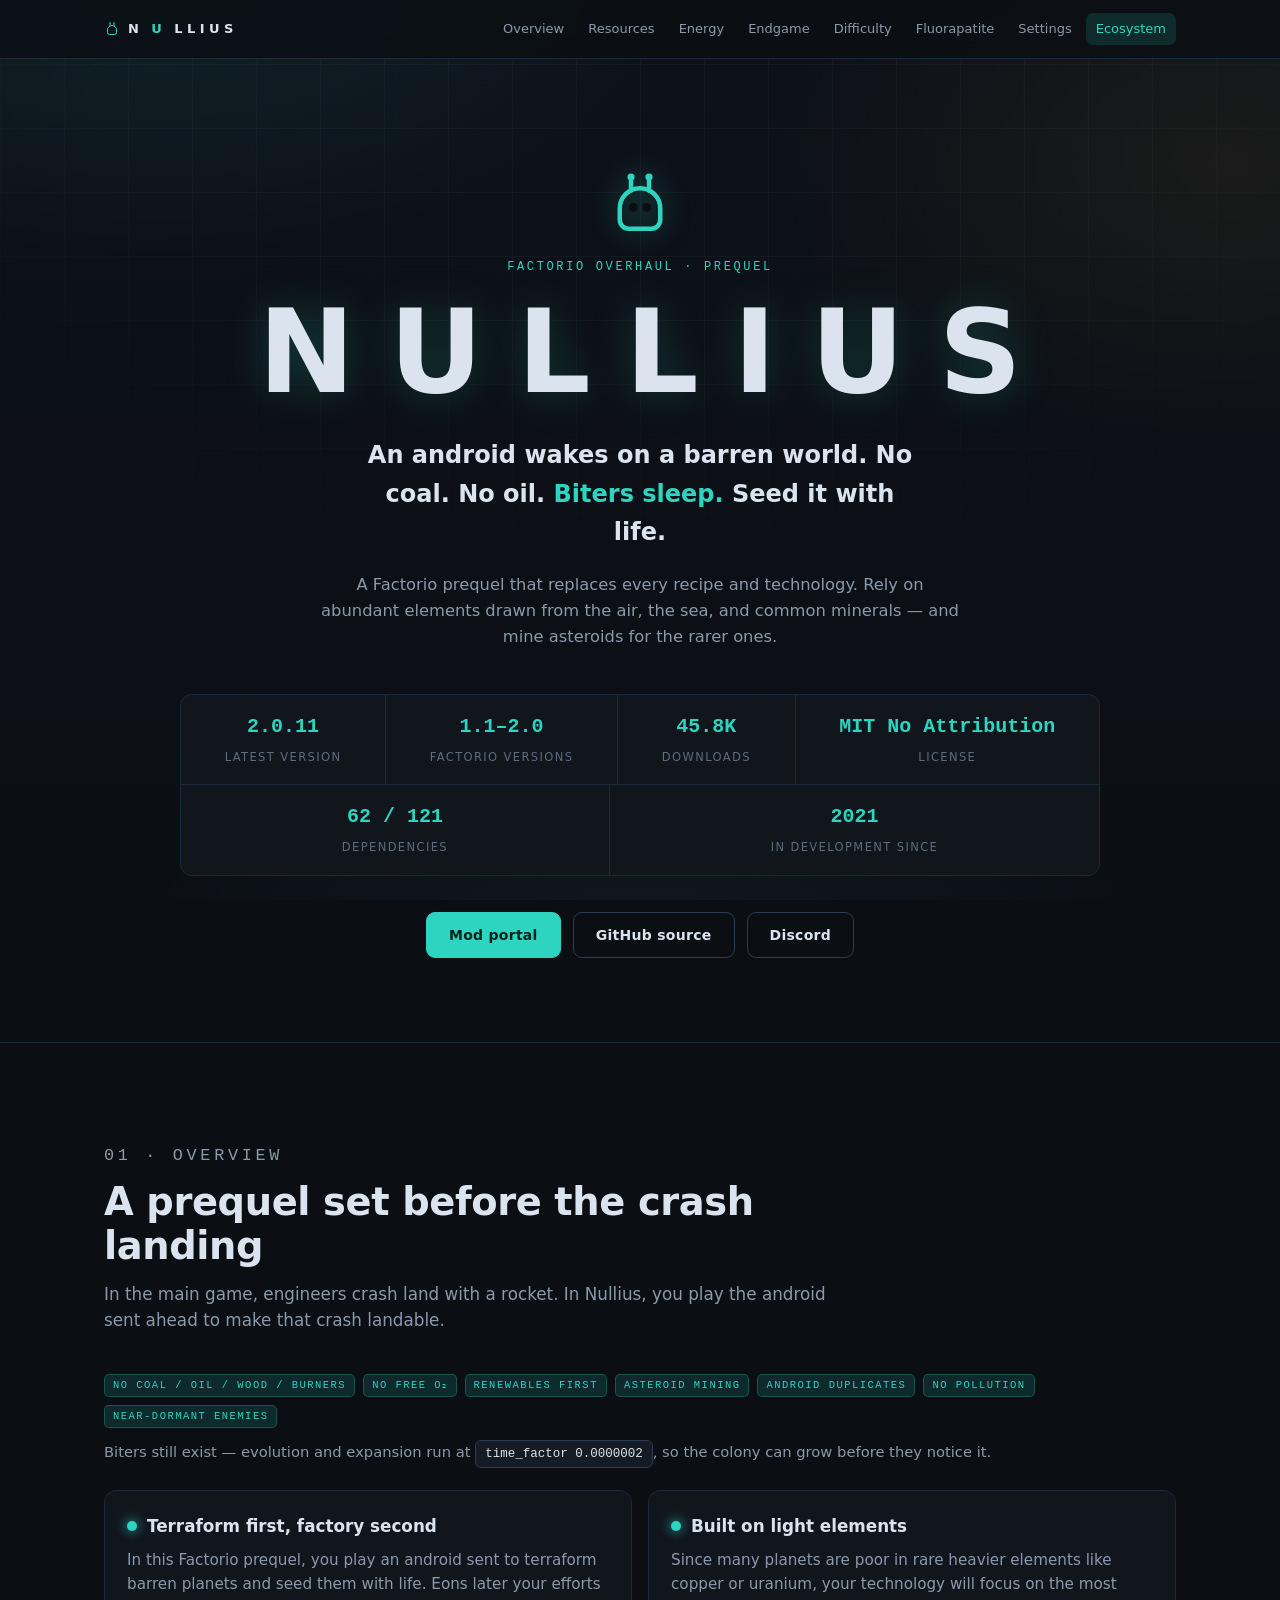
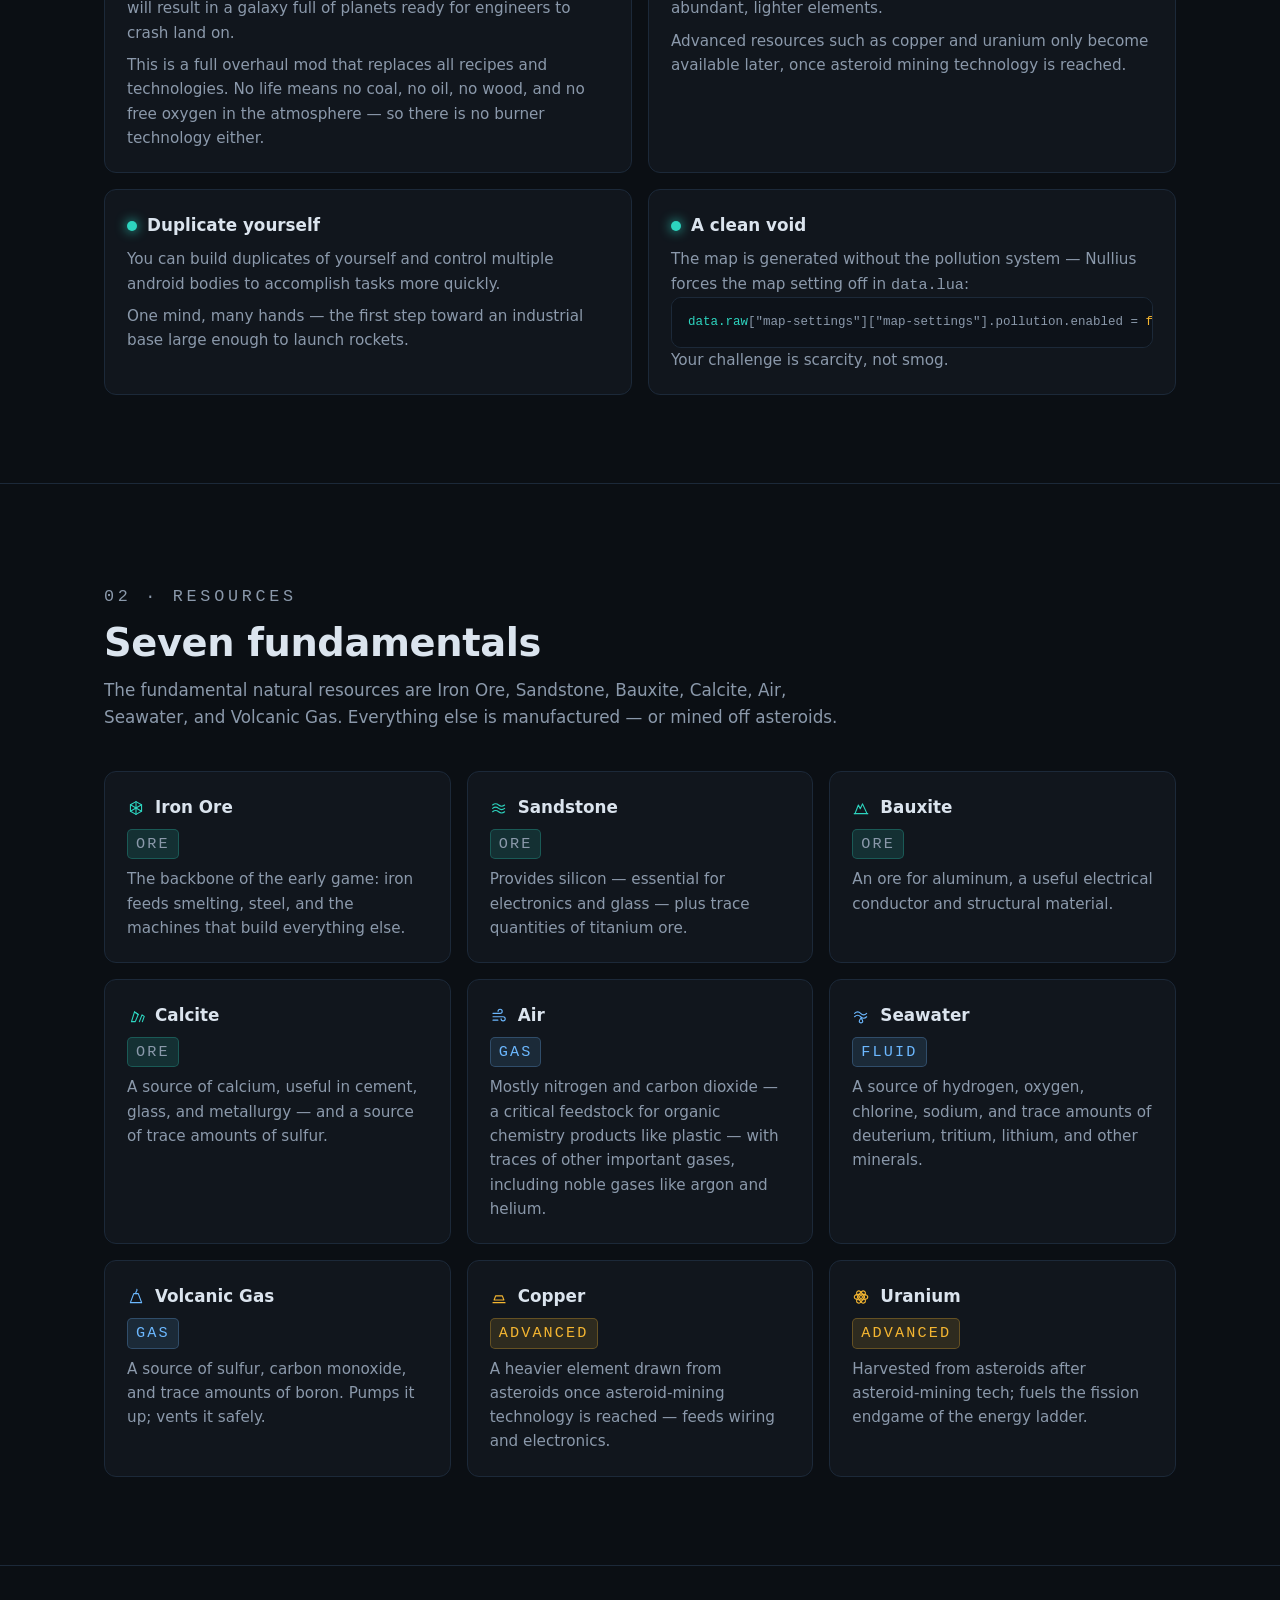
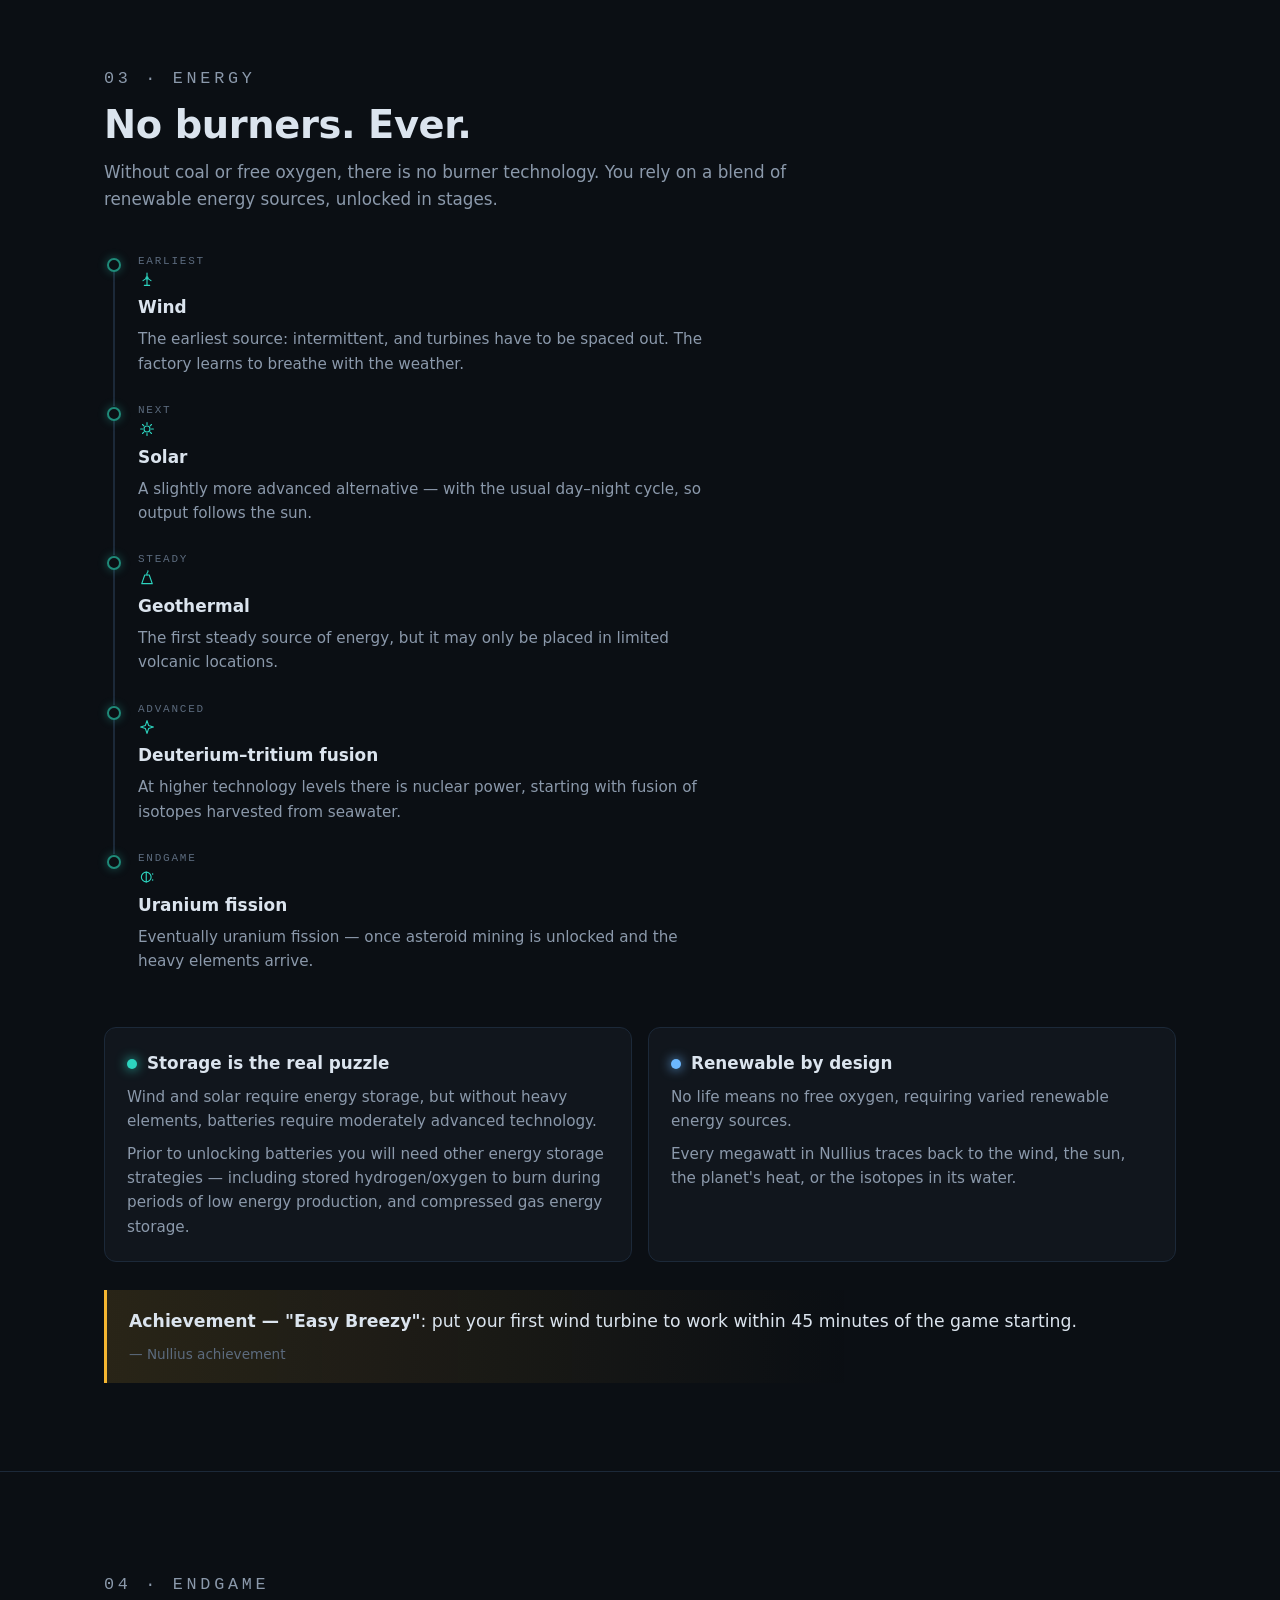
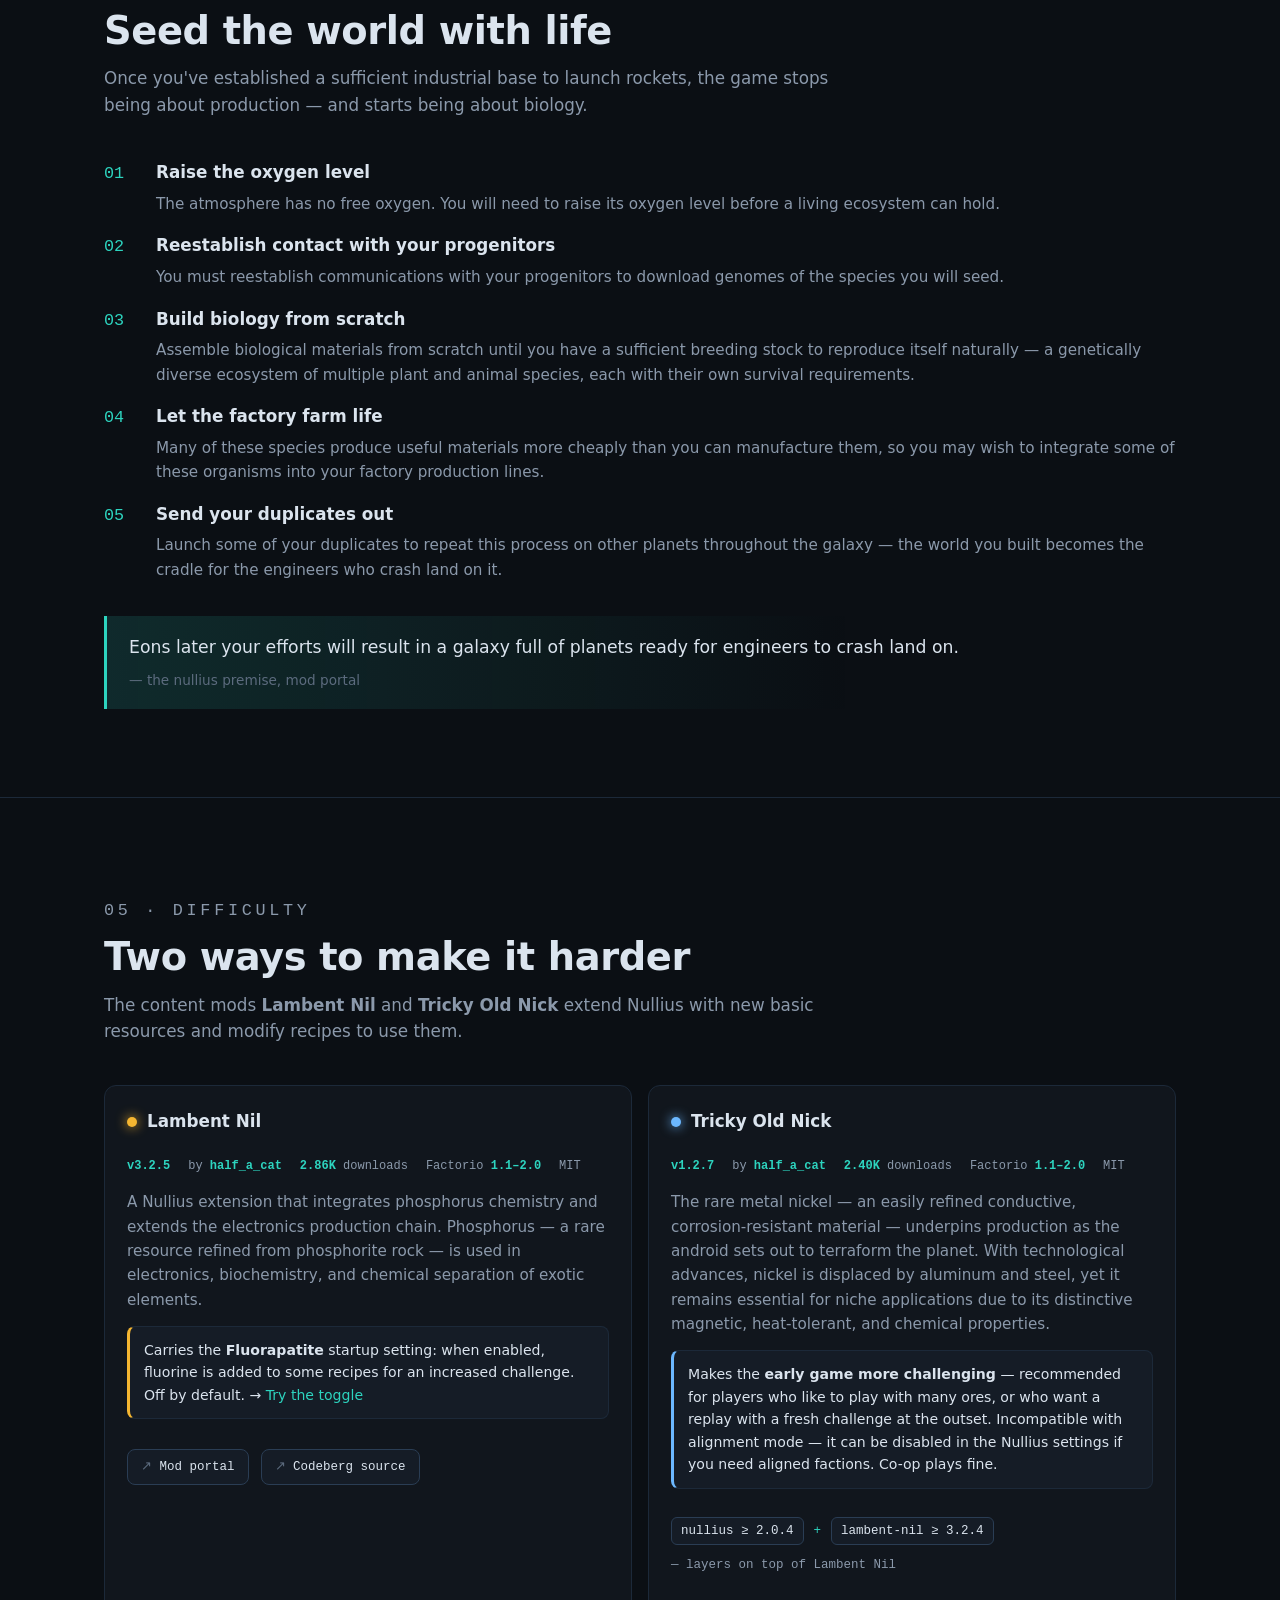
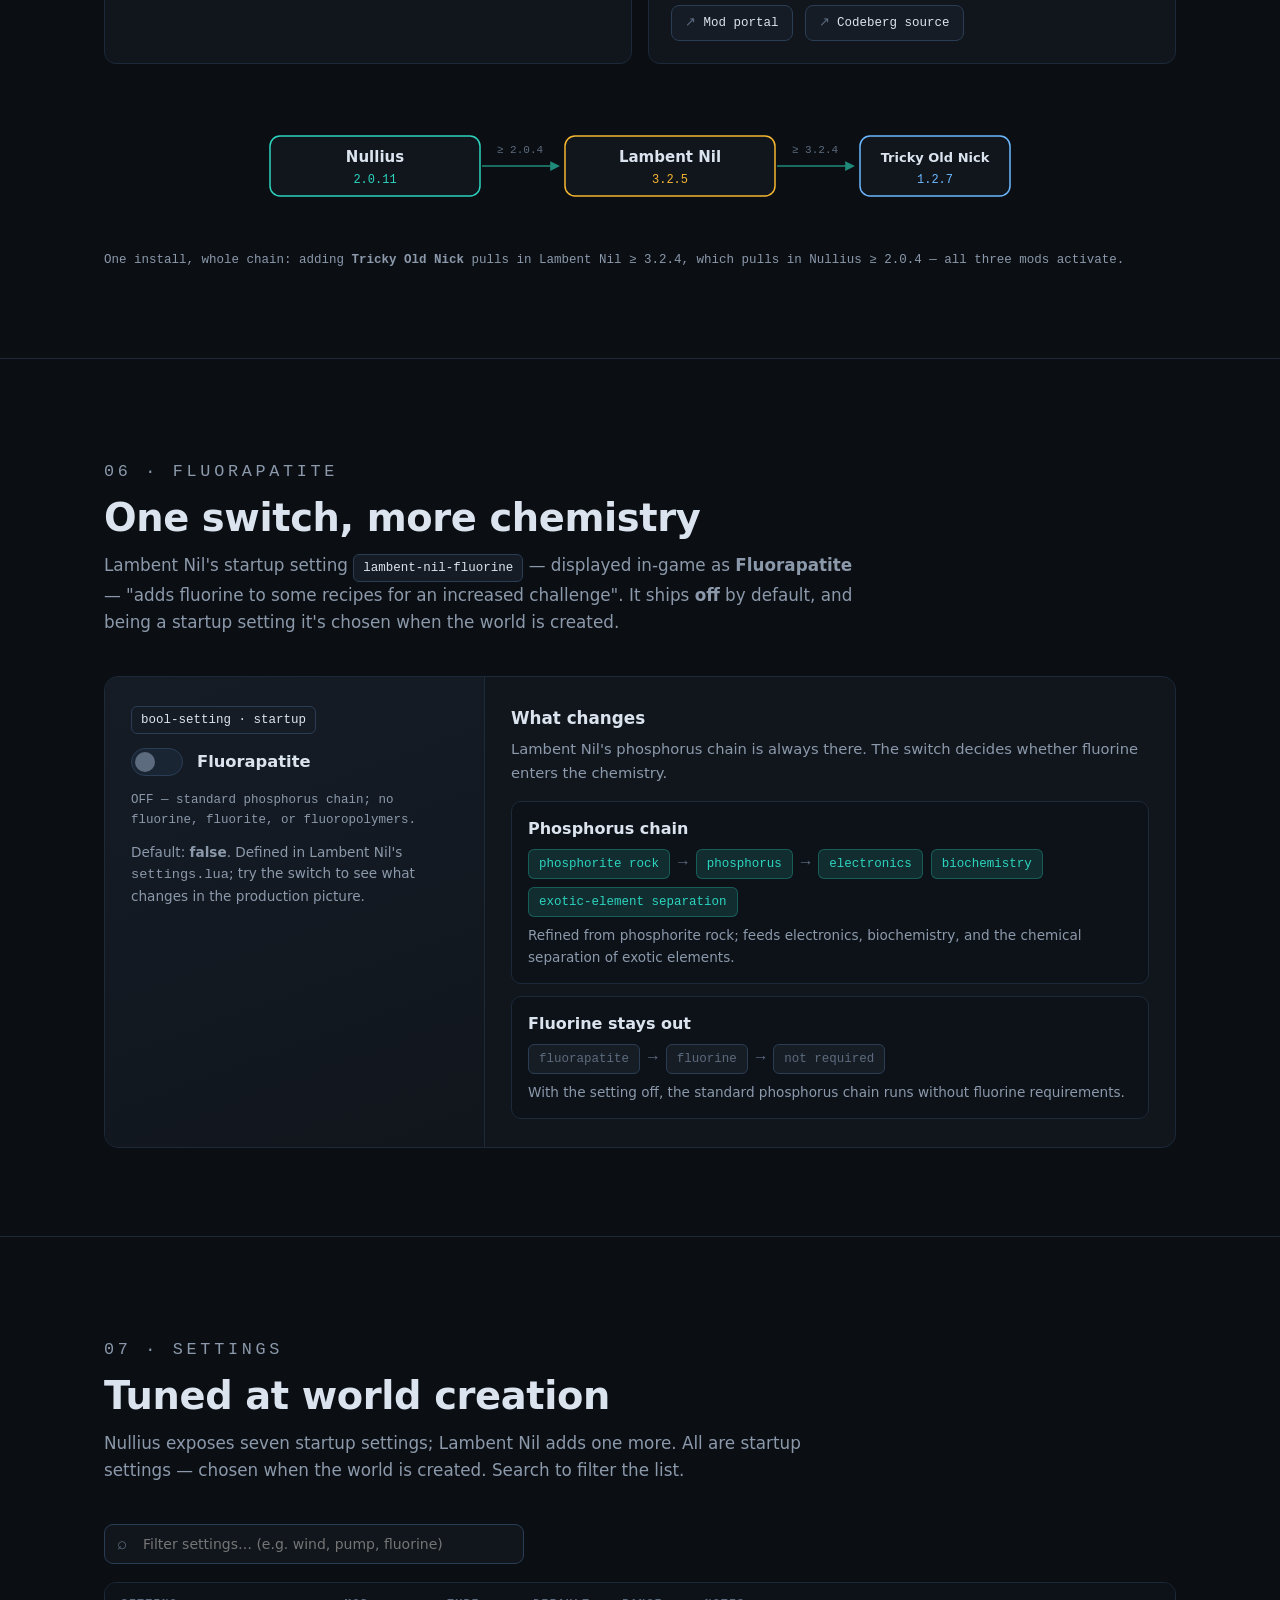
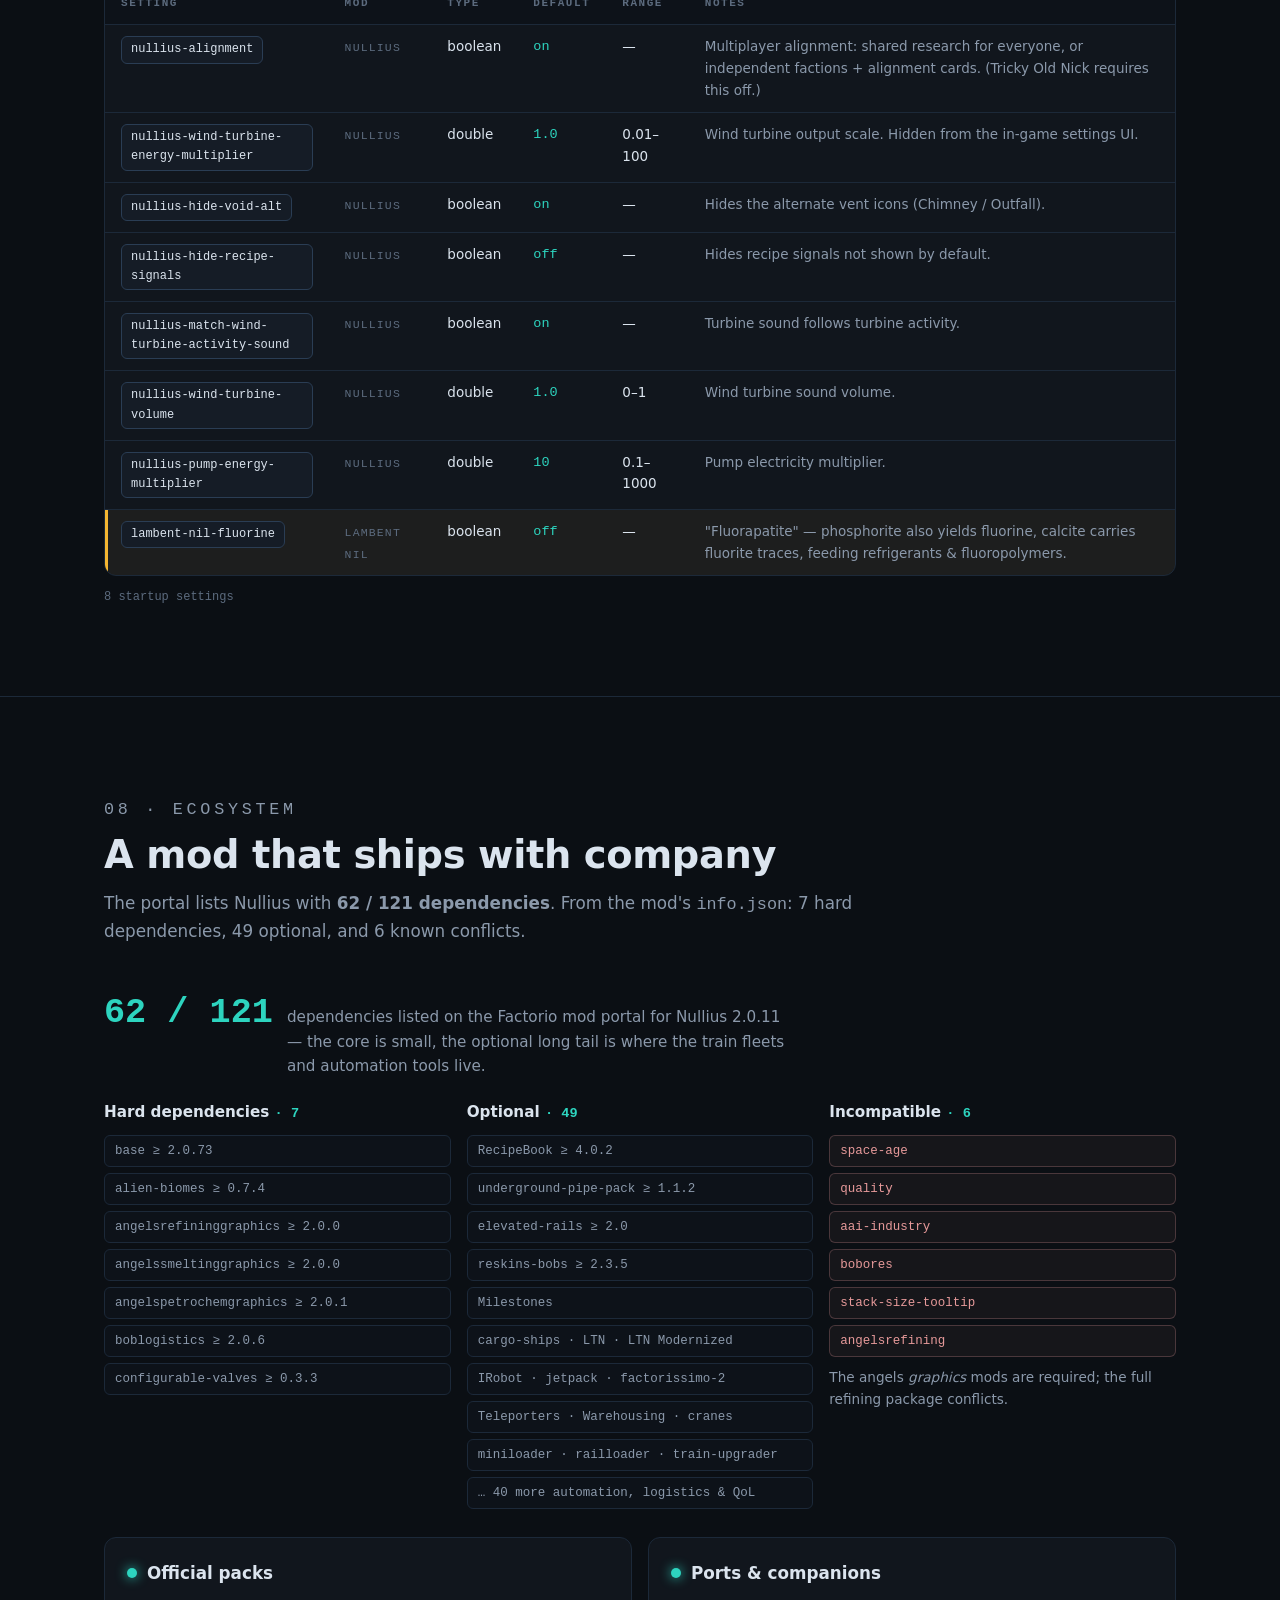
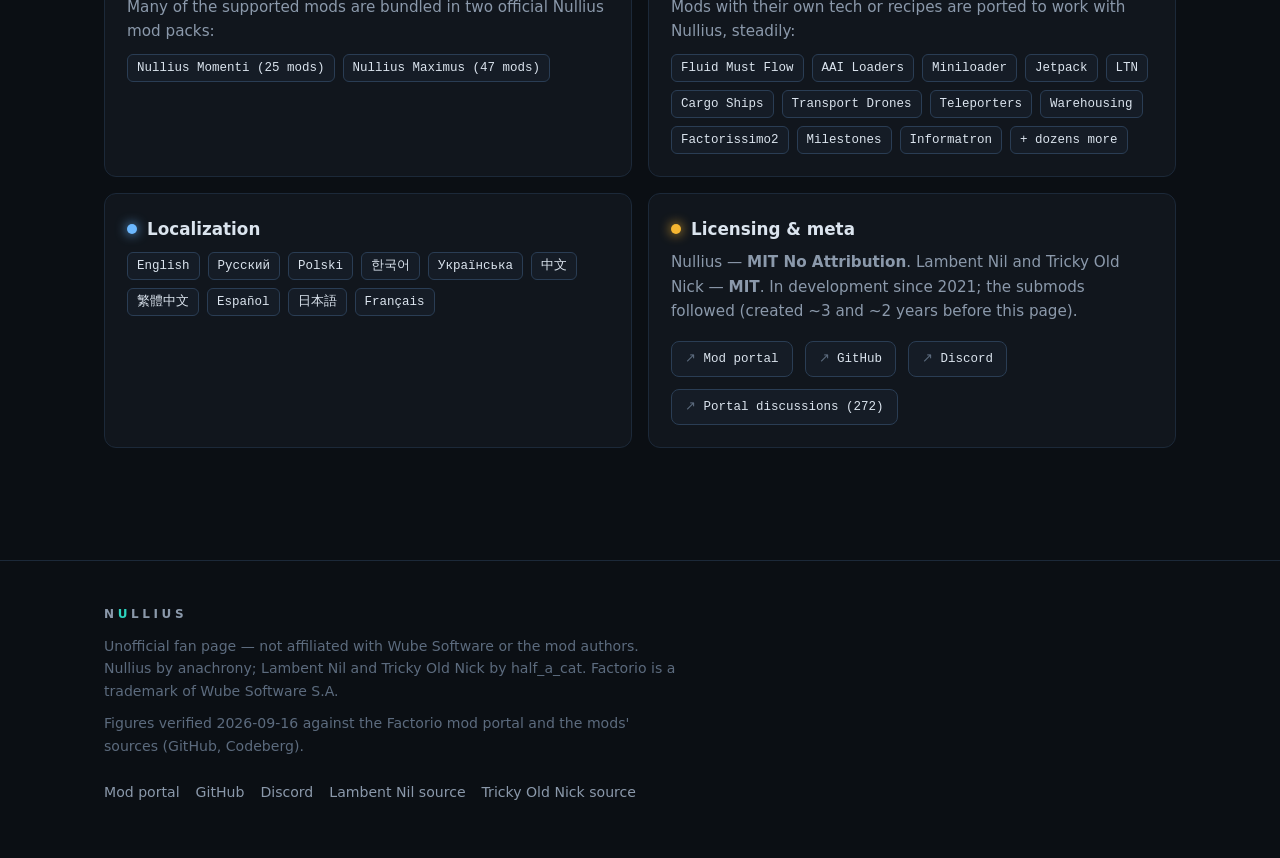
<file: index.html>
<!doctype html>
<html lang="en">
<head>
<meta charset="utf-8">
<meta name="viewport" content="width=device-width, initial-scale=1">
<title>Nullius — a Factorio prequel</title>
<meta name="description" content="Nullius is a Factorio prequel overhaul: terraform a barren planet as an android, power a factory with renewables, and seed the world with life. Explore the Lambent Nil and Tricky Old Nick difficulty submods and the Fluorapatite setting.">
<style>
:root{
 --bg:#0b0f14;
 --bg2:#0d1219;
 --panel:#11161d;
 --panel2:#151c26;
 --line:#1c2939;
 --line2:#2a3d54;
 --text:#dbe4ee;
 --muted:#8b99ab;
 --dim:#5c6b7e;
 --teal:#2dd4bf;
 --teal-dim:#1f8a79;
 --teal-glow:rgba(45,212,191,.14);
 --amber:#f5b631;
 --amber-glow:rgba(245,182,49,.13);
  --blue:#6cb8ff;
  --mono:ui-monospace,"SF Mono","Cascadia Code",Menlo,Consolas,monospace;
  --sans:system-ui,-apple-system,"Segoe UI",Roboto,Helvetica,Arial,sans-serif;
}
*,*::before,*::after{box-sizing:border-box;margin:0;padding:0}
html{scroll-behavior:smooth}
body{
  background:var(--bg);
  color:var(--text);
  font-family:var(--sans);
  font-size:16px;
  line-height:1.6;
  -webkit-font-smoothing:antialiased;
  overflow-x:hidden;
}
::selection{background:rgba(45,212,191,.28)}
a{color:var(--teal);text-decoration:none}
a:hover{text-decoration:underline}
code,pre,.mono{font-family:var(--mono)}
img{max-width:100%}
.wrap{max-width:1120px;margin:0 auto;padding:0 24px}

/* fixed background: glow orbs + faint grid */
.sky{
  position:fixed;inset:0;z-index:-1;pointer-events:none;
  background:
    radial-gradient(900px 520px at 12% -6%, rgba(45,212,191,.10), transparent 60%),
    radial-gradient(760px 480px at 96% 18%, rgba(245,182,49,.06), transparent 60%),
    radial-gradient(900px 600px at 50% 118%, rgba(108,184,255,.07), transparent 62%),
    linear-gradient(var(--bg2), var(--bg));
}
.sky::after{
  content:"";position:absolute;inset:0;
  background-image:
    linear-gradient(rgba(140,170,205,.05) 1px, transparent 1px),
    linear-gradient(90deg, rgba(140,170,205,.05) 1px, transparent 1px);
  background-size:64px 64px;
  mask-image:radial-gradient(ellipse 90% 70% at 50% 12%, black 30%, transparent 78%);
  -webkit-mask-image:radial-gradient(ellipse 90% 70% at 50% 12%, black 30%, transparent 78%);
}

/* ── nav ─────────────────────────────────────────── */
.nav{
  position:fixed;top:0;left:0;right:0;z-index:50;
  background:rgba(11,15,20,.82);
  backdrop-filter:blur(10px);
  -webkit-backdrop-filter:blur(10px);
  border-bottom:1px solid var(--line);
}
.nav-inner{
  max-width:1120px;margin:0 auto;padding:0 24px;
  display:flex;align-items:center;gap:18px;height:58px;
}
.brand{
  font-family:var(--sans);font-weight:800;letter-spacing:.34em;
  font-size:13px;color:var(--text);white-space:nowrap;
}
.brand:hover{text-decoration:none}
.brand b{color:var(--teal);font-weight:800}
.brand{display:inline-flex;align-items:center;gap:8px}
.brand .mark{color:var(--teal);flex:none}
.mark-hero{display:block;width:72px;height:72px;color:var(--teal);
  filter:drop-shadow(0 0 14px rgba(45,212,191,.4));margin:0 auto 18px}
.nav-links{
  margin-left:auto;display:flex;gap:4px;overflow-x:auto;
  scrollbar-width:none;
}
.nav-links::-webkit-scrollbar{display:none}
.nav-links a{
  color:var(--muted);font-size:13px;white-space:nowrap;
  padding:6px 10px;border-radius:7px;transition:color .18s, background .18s;
}
.nav-links a:hover{color:var(--text);text-decoration:none}
.nav-links a.active{color:var(--teal);background:var(--teal-glow)}

/* ── hero ────────────────────────────────────────── */
.hero{
  position:relative;
  padding:168px 0 84px;
  text-align:center;
}
.eyebrow{
  font-family:var(--mono);font-size:12px;letter-spacing:.22em;
  color:var(--teal);text-transform:uppercase;
}
.wordmark{
  margin:18px 0 26px;
  font-weight:800;
  font-size:clamp(3.4rem, 11vw, 7.2rem);
  letter-spacing:.30em;
  margin-right:-.30em; /* optically re-center tracked caps */
  line-height:1;
  color:var(--text);
  text-shadow:0 0 44px rgba(45,212,191,.22);
}
.tagline{
  font-size:clamp(1.15rem, 2.4vw, 1.5rem);
  font-weight:600;color:var(--text);
  max-width:34ch;margin:0 auto;
}
.tagline em{color:var(--teal);font-style:normal}
.hero-sub{
  margin:20px auto 0;max-width:62ch;
  color:var(--muted);font-size:1.02rem;
}
.stats{
  margin:44px auto 0;
  display:flex;flex-wrap:wrap;justify-content:center;
  gap:1px;background:var(--line);
  border:1px solid var(--line);border-radius:12px;
  overflow:hidden;max-width:920px;
}
.stat{
  background:var(--panel);
  padding:16px 26px;min-width:150px;flex:1 1 auto;
}
.stat b{
  display:block;font-family:var(--mono);font-weight:600;
  font-size:1.25rem;color:var(--teal);
}
.stat span{
  font-size:11.5px;letter-spacing:.12em;text-transform:uppercase;
  color:var(--dim);
}
.ctas{
  margin-top:36px;display:flex;gap:12px;justify-content:center;flex-wrap:wrap;
}
.btn{
  display:inline-block;padding:11px 22px;border-radius:9px;
  font-size:14px;font-weight:600;letter-spacing:.02em;
  border:1px solid var(--line2);color:var(--text);
  transition:background .18s, border-color .18s, transform .12s;
}
.btn:hover{transform:translateY(-1px);text-decoration:none}
.btn.primary{
  background:var(--teal);border-color:var(--teal);
  color:#04231b;
}
.btn.primary:hover{background:#5eead4}

/* ── sections ────────────────────────────────────── */
section{padding:88px 0}
section + section{border-top:1px solid var(--line)}
.sec-head{margin-bottom:40px;max-width:760px}
.sec-head h2{
  margin-top:10px;
  font-size:clamp(1.7rem, 3.6vw, 2.4rem);
  font-weight:750;letter-spacing:-.01em;line-height:1.15;
}
.sec-head p{margin-top:12px;color:var(--muted);font-size:1.05rem}
h3{font-size:1.05rem;font-weight:650}
.lede{font-size:1.06rem;color:var(--text);max-width:70ch}
.muted{color:var(--muted)}

/* reveal-on-scroll */
.reveal{opacity:0;transform:translateY(16px);
  transition:opacity .6s ease, transform .6s ease}
.reveal.in{opacity:1;transform:none}

/* cards */
.grid{display:grid;gap:16px}
.grid-2{grid-template-columns:repeat(2, 1fr)}
.grid-3{grid-template-columns:repeat(3, 1fr)}
.card{
  background:var(--panel);
  min-width:0;
  border:1px solid var(--line);
  border-radius:12px;
  padding:22px 22px;
  transition:border-color .18s, transform .12s;
}
.card:hover{border-color:var(--line2);transform:translateY(-2px)}
.card h3{display:flex;align-items:center;gap:10px;margin-bottom:8px}
.card p{color:var(--muted);font-size:.95rem}
.card p + p{margin-top:8px}

/* resource tags */
.tag{
  display:inline-block;font-family:var(--mono);font-size:10.5px;
  letter-spacing:.14em;text-transform:uppercase;
  color:var(--teal);background:var(--teal-glow);
  border:1px solid rgba(45,212,191,.25);
  padding:2px 8px;border-radius:5px;
}
.tag.amber{color:var(--amber);background:var(--amber-glow);border-color:rgba(245,182,49,.28)}
.tag.blue{color:var(--blue);background:rgba(108,184,255,.12);border-color:rgba(108,184,255,.25)}
.tag.plain{color:var(--muted);background:rgba(139,153,171,.1);border-color:var(--line2)}
.dot{
  width:10px;height:10px;border-radius:50%;flex:none;
  background:var(--teal);box-shadow:0 0 12px var(--teal);
}
.dot.amber{background:var(--amber);box-shadow:0 0 12px var(--amber)}
.dot.blue{background:var(--blue);box-shadow:0 0 12px var(--blue)}
.ricon{width:18px;height:18px;flex:none;color:var(--teal)}
.ricon.amber{color:var(--amber)}
.ricon.blue{color:var(--blue)}
.rung .eicon{display:block;width:18px;height:18px;color:var(--teal);margin-bottom:6px}

/* pull quote */
.quote{
  border-left:3px solid var(--teal);
  background:linear-gradient(90deg, var(--teal-glow), transparent 70%);
  padding:18px 22px;border-radius:0 10px 10px 0;
  font-size:1.08rem;color:var(--text);
}
.quote small{display:block;margin-top:8px;color:var(--dim);font-size:.85rem}
.quote.amber{
  border-left-color:var(--amber);
  background:linear-gradient(90deg, var(--amber-glow), transparent 70%);
}

/* code chips */
.chip{
  display:inline-block;font-family:var(--mono);font-size:12.5px;
  color:var(--text);background:var(--panel2);
  border:1px solid var(--line2);border-radius:6px;
  padding:3px 9px;
}
pre.code{
  background:#0d1219;border:1px solid var(--line);
  border-radius:10px;padding:14px 16px;overflow-x:auto;
  font-size:12.5px;line-height:1.7;color:var(--muted);
}
pre.code .k{color:var(--teal)}
pre.code .n{color:var(--amber)}

/* ── energy ladder ───────────────────────────────── */
.ladder{position:relative;max-width:760px}
.rung{
  position:relative;padding:0 0 26px 34px;
}
.rung::before{ /* rail */
  content:"";position:absolute;left:9px;top:8px;bottom:-4px;
  width:2px;background:var(--line);
}
.rung:last-child::before{display:none}
.rung::after{ /* node */
  content:"";position:absolute;left:3px;top:5px;
  width:14px;height:14px;border-radius:50%;
  background:var(--bg);border:2px solid var(--teal-dim);
  box-shadow:0 0 10px rgba(45,212,191,.35);
}
.rung .when{
  font-family:var(--mono);font-size:11px;letter-spacing:.16em;
  text-transform:uppercase;color:var(--dim);
}
.rung h3{margin:4px 0 6px;font-size:1.06rem}
.rung p{color:var(--muted);font-size:.95rem;max-width:60ch}

/* ── endgame steps ───────────────────────────────── */
.steps{counter-reset:step}
.step{position:relative;padding-left:52px}
.step::before{
  counter-increment:step;content:counter(step, decimal-leading-zero);
  position:absolute;left:0;top:2px;
  font-family:var(--mono);font-size:1.05rem;color:var(--teal);
}
.step h3{margin-bottom:6px}
.step p{color:var(--muted);font-size:.95rem}

/* ── submod cards ────────────────────────────────── */
.submod{display:flex;flex-direction:column;gap:14px}
.submod .meta{
  display:flex;flex-wrap:wrap;gap:8px 18px;
  font-family:var(--mono);font-size:12px;color:var(--muted);
}
.submod .meta b{color:var(--teal);font-weight:600}
.submod p.desc{color:var(--muted);font-size:.95rem}
.submod .note{
  font-size:.88rem;color:var(--text);
  background:var(--panel2);border:1px solid var(--line);
  border-left:3px solid var(--amber);
  border-radius:8px;padding:12px 14px;
}
.submod.ln .note{border-left-color:var(--amber)}
.submod.ton .note{border-left-color:var(--blue)}
.stack{
  display:flex;align-items:center;gap:10px;flex-wrap:wrap;
  font-family:var(--mono);font-size:12.5px;color:var(--muted);
}
.stack .arrow{color:var(--teal)}
.depchain{display:block;width:100%;max-width:760px;height:auto;margin:0 auto}

/* ── fluorapatite demo ───────────────────────────── */
.fluor-panel{
  display:grid;grid-template-columns:minmax(260px, 380px) 1fr;
  gap:0;border:1px solid var(--line);border-radius:14px;
  overflow:hidden;background:var(--panel);
}
.fluor-ctl{
  padding:28px 26px;border-right:1px solid var(--line);
  background:linear-gradient(160deg, var(--panel2), var(--panel));
}
.fluor-ctl .chip{margin-bottom:14px}
.switch-row{display:flex;align-items:center;gap:14px}
.switch{
  position:relative;width:52px;height:28px;flex:none;
  appearance:none;-webkit-appearance:none;outline:none;cursor:pointer;
  background:#1a2534;border:1px solid var(--line2);border-radius:999px;
  transition:background .2s, border-color .2s;
}
.switch::after{
  content:"";position:absolute;top:3px;left:3px;
  width:20px;height:20px;border-radius:50%;
  background:var(--dim);
  transition:transform .2s, background .2s;
}
.switch:checked{
  background:var(--amber-glow);border-color:var(--amber);
}
.switch:checked::after{
  transform:translateX(24px);
  background:var(--amber);box-shadow:0 0 10px rgba(245,182,49,.5);
}
.switch:focus-visible{box-shadow:0 0 0 3px rgba(45,212,191,.3)}
.switch-label{font-weight:650;font-size:1.02rem}
.fluor-status{
  margin-top:14px;font-family:var(--mono);font-size:12.5px;
  color:var(--muted);min-height:2.6em;
}
.fluor-demo{padding:28px 26px}
.fluor-demo h3{margin-bottom:6px}
.fluor-demo .sub{color:var(--muted);font-size:.92rem;margin-bottom:16px}
.chains{display:grid;gap:12px}
.chain{
  border:1px solid var(--line);border-radius:10px;
  padding:14px 16px;background:var(--bg2);
}
.chain .flows{display:flex;flex-wrap:wrap;gap:8px;align-items:center;margin-top:8px}
.fchip{
  font-family:var(--mono);font-size:12.5px;
  padding:4px 10px;border-radius:6px;
  background:var(--teal-glow);color:var(--teal);
  border:1px solid rgba(45,212,191,.28);
}
.fchip.f{background:var(--amber-glow);color:var(--amber);border-color:rgba(245,182,49,.3)}
.fchip.dim{background:rgba(139,153,171,.08);color:var(--dim);border-color:var(--line2)}
.flow-arrow{color:var(--dim);font-family:var(--mono)}
.chain-note{font-size:.85rem;color:var(--muted);margin-top:8px}
#fluorDemo .only-on{display:none}
#fluorDemo.on .only-on{display:block}
#fluorDemo.on .only-off{display:none}
#fluorDemo.on .chain.f-chain{border-color:rgba(245,182,49,.4);
  box-shadow:0 0 24px rgba(245,182,49,.08)}
#fluorDemo .only-on-chip{display:none}
#fluorDemo.on .only-on-chip{display:inline-block}

/* ── settings table ──────────────────────────────── */
.searchbar{position:relative;max-width:420px;margin-bottom:18px}
.searchbar input{
  width:100%;padding:11px 14px 11px 38px;
  background:var(--panel);border:1px solid var(--line2);
  border-radius:9px;color:var(--text);font-size:14px;
  font-family:var(--sans);
}
.searchbar input:focus{outline:none;border-color:var(--teal-dim);
  box-shadow:0 0 0 3px rgba(45,212,191,.15)}
.searchbar::before{
  content:"⌕";position:absolute;left:13px;top:50%;transform:translateY(-52%);
  color:var(--dim);font-size:17px;
}
.table-scroll{overflow-x:auto;border:1px solid var(--line);
  border-radius:12px;background:var(--panel)}
table{width:100%;border-collapse:collapse;font-size:13.5px;min-width:680px}
thead th{
  text-align:left;font-family:var(--mono);font-size:11px;
  letter-spacing:.14em;text-transform:uppercase;color:var(--dim);
  padding:12px 16px;border-bottom:1px solid var(--line);
  background:var(--bg2);white-space:nowrap;
}
tbody td{
  padding:11px 16px;border-bottom:1px solid var(--line);
  vertical-align:top;
}
tbody tr:last-child td{border-bottom:none}
tbody tr:hover{background:rgba(45,212,191,.04)}
tbody tr.featured{background:rgba(245,182,49,.05)}
tbody tr.featured td:first-child{box-shadow:inset 3px 0 0 var(--amber)}
td .chip{font-size:12px}
td.num{font-family:var(--mono);color:var(--teal);white-space:nowrap}
td .src{font-family:var(--mono);font-size:11.5px;color:var(--dim);
  text-transform:uppercase;letter-spacing:.1em}
#settingsCount{margin-top:12px;font-family:var(--mono);
  font-size:12px;color:var(--dim)}

/* ── ecosystem ───────────────────────────────────── */
.dep-grid{display:grid;grid-template-columns:repeat(3,1fr);gap:16px}
.dep-col h3{margin-bottom:10px;font-size:.95rem}
.dep-col h3 .count{color:var(--teal);font-family:var(--mono);font-size:.85rem}
.deplist{list-style:none;display:flex;flex-direction:column;gap:6px}
.deplist li{
  font-family:var(--mono);font-size:12.5px;color:var(--muted);
  background:var(--bg2);border:1px solid var(--line);
  border-radius:6px;padding:5px 10px;
}
.deplist li.conflict{color:#e79a9a;border-color:rgba(231,154,154,.25);
  background:rgba(231,154,154,.05)}
.deplist li.more{color:var(--dim);border-style:dashed}
.dep-total{
  display:flex;align-items:baseline;gap:14px;margin-bottom:22px;
}
.dep-total b{
  font-family:var(--mono);font-size:2.2rem;font-weight:600;
  color:var(--teal);
}
.dep-total span{color:var(--muted);font-size:.95rem;max-width:52ch}
.chiprow{display:flex;flex-wrap:wrap;gap:8px;margin-top:10px}
.linkrow{display:flex;flex-wrap:wrap;gap:12px;margin-top:18px}
a.chiplink{
  font-family:var(--mono);font-size:12.5px;color:var(--text);
  background:var(--panel2);border:1px solid var(--line2);
  padding:7px 13px;border-radius:8px;white-space:nowrap;
  transition:border-color .18s, color .18s;
}
a.chiplink:hover{border-color:var(--teal);color:var(--teal);text-decoration:none}
a.chiplink::before{content:"↗ ";color:var(--dim)}

/* ── footer ──────────────────────────────────────── */
footer{
  border-top:1px solid var(--line);
  padding:44px 0 56px;margin-top:24px;
}
.foot-grid{
  display:flex;flex-wrap:wrap;gap:24px;justify-content:space-between;
  align-items:flex-start;
}
footer p{color:var(--dim);font-size:.88rem;max-width:64ch}
footer .fbrand{
  font-weight:800;letter-spacing:.3em;font-size:12px;color:var(--muted);
  margin-bottom:10px;
}
footer .fbrand b{color:var(--teal)}
.foot-links{display:flex;gap:16px;flex-wrap:wrap}
.foot-links a{color:var(--muted);font-size:.88rem}

/* ── responsive ──────────────────────────────────── */
@media (max-width: 900px){
  .grid-3{grid-template-columns:1fr 1fr}
  .dep-grid{grid-template-columns:1fr}
  .fluor-panel{grid-template-columns:1fr}
  .fluor-ctl{border-right:none;border-bottom:1px solid var(--line)}
}
@media (max-width: 720px){
  section{padding:64px 0}
  .hero{padding-top:140px}
  .stat{min-width:120px;padding:13px 16px}
  .wordmark{font-size:clamp(2.2rem,11.5vw,3.4rem);letter-spacing:.24em;
    margin-right:-.24em}
  .stat b{font-size:1.05rem}
  a.chiplink{white-space:normal}
  .nav-inner{padding:0 16px}
  .wrap{padding:0 18px}
}

/* ── reduced motion ──────────────────────────────── */
@media (prefers-reduced-motion: reduce){
  html{scroll-behavior:auto}
  *,*::before,*::after{animation:none!important;transition:none!important}
  .reveal{opacity:1;transform:none}
}
</style>
</head>
<body>
<div class="sky" aria-hidden="true"></div>
<svg width="0" height="0" style="position:absolute" aria-hidden="true">
  <symbol id="mark-android" viewBox="0 0 32 32">
    <path d="M7 18a9 9 0 0 1 18 0v5a4 4 0 0 1-4 4H11a4 4 0 0 1-4-4z" fill="none" stroke="currentColor" stroke-width="2" stroke-linejoin="round"/>
    <path d="M12 10V5.5M20 10V5.5" fill="none" stroke="currentColor" stroke-width="2" stroke-linecap="round"/>
    <circle cx="12" cy="4" r="1.6" fill="currentColor"/>
    <circle cx="20" cy="4" r="1.6" fill="currentColor"/>
    <circle cx="13" cy="17.5" r="2" fill="var(--bg)"/>
    <circle cx="19" cy="17.5" r="2" fill="var(--bg)"/>
  </symbol>
  <symbol id="r-iron" viewBox="0 0 24 24" fill="none" stroke="currentColor" stroke-width="1.5" stroke-linecap="round" stroke-linejoin="round">
    <path d="M12 3.5l7.4 4.3v8.4L12 20.5l-7.4-4.3V7.8z"/>
    <path d="M12 3.5v17M4.6 7.8l14.8 8.4M19.4 7.8L4.6 16.2"/>
  </symbol>
  <symbol id="r-sand" viewBox="0 0 24 24" fill="none" stroke="currentColor" stroke-width="1.5" stroke-linecap="round">
    <path d="M3.5 8c2.6-2.2 5.4-2.2 8 0s5.4 2.2 8 0"/>
    <path d="M3.5 12.5c2.6-2.2 5.4-2.2 8 0s5.4 2.2 8 0"/>
    <path d="M3.5 17c2.6-2.2 5.4-2.2 8 0s5.4 2.2 8 0"/>
  </symbol>
  <symbol id="r-bauxite" viewBox="0 0 24 24" fill="none" stroke="currentColor" stroke-width="1.5" stroke-linecap="round" stroke-linejoin="round">
    <path d="M4 19.5L8.5 8l2.5 5L14 6.5l6 13"/>
    <path d="M3 19.5h18"/>
  </symbol>
  <symbol id="r-calcite" viewBox="0 0 24 24" fill="none" stroke="currentColor" stroke-width="1.5" stroke-linecap="round" stroke-linejoin="round">
    <path d="M6 19.5L10 6.5l5 3.5-4 9.5z"/>
    <path d="M10 6.5l5 3.5"/>
    <path d="M16.5 19.5l3.5-9 3 2-2.5 7"/>
  </symbol>
  <symbol id="r-air" viewBox="0 0 24 24" fill="none" stroke="currentColor" stroke-width="1.5" stroke-linecap="round">
    <path d="M4 8.5h9.5a2.75 2.75 0 1 0-2.75-2.75"/>
    <path d="M4 13h13.5a2.75 2.75 0 1 1-2.75 2.75"/>
    <path d="M4 17.5h6.5"/>
  </symbol>
  <symbol id="r-seawater" viewBox="0 0 24 24" fill="none" stroke="currentColor" stroke-width="1.5" stroke-linecap="round" stroke-linejoin="round">
    <path d="M3.5 8.5c2.5-2.6 5.5-2.6 8 0s5.5 2.6 8 0"/>
    <path d="M3.5 13c2.5-2.6 5.5-2.6 8 0s5.5 2.6 8 0"/>
    <path d="M12 14.8c1.5 1.7 2.3 3 2.3 4.1a2.3 2.3 0 1 1-4.6 0c0-1.1.8-2.4 2.3-4.1z"/>
  </symbol>
  <symbol id="r-volcano" viewBox="0 0 24 24" fill="none" stroke="currentColor" stroke-width="1.5" stroke-linecap="round" stroke-linejoin="round">
    <path d="M4.5 19.5h15L15 7.5H9z"/>
    <path d="M12 7.5c-.6-1.4-.2-2.4.7-3.4.6-.7.8-1.4.5-2.3"/>
  </symbol>
  <symbol id="r-copper" viewBox="0 0 24 24" fill="none" stroke="currentColor" stroke-width="1.5" stroke-linecap="round" stroke-linejoin="round">
    <path d="M5.5 16l2-5.5h9L18.5 16z"/>
    <path d="M4 19.5h16"/>
  </symbol>
  <symbol id="r-uranium" viewBox="0 0 24 24" fill="none" stroke="currentColor" stroke-width="1.5">
    <circle cx="12" cy="12" r="2"/>
    <ellipse cx="12" cy="12" rx="9" ry="3.8"/>
    <ellipse cx="12" cy="12" rx="9" ry="3.8" transform="rotate(60 12 12)"/>
    <ellipse cx="12" cy="12" rx="9" ry="3.8" transform="rotate(-60 12 12)"/>
  </symbol>
  <symbol id="e-wind" viewBox="0 0 24 24" fill="none" stroke="currentColor" stroke-width="1.5" stroke-linecap="round">
    <circle cx="12" cy="10.5" r="1.4"/>
    <path d="M12 10.5V4M12 10.5l5.3 3.7M12 10.5l-5.3 3.7"/>
    <path d="M12 11.9v8.6M8.5 20.5h7"/>
  </symbol>
  <symbol id="e-solar" viewBox="0 0 24 24" fill="none" stroke="currentColor" stroke-width="1.5" stroke-linecap="round">
    <circle cx="12" cy="12" r="4"/>
    <path d="M12 3.5V6M12 18v2.5M3.5 12H6M18 12h2.5M6 6l1.8 1.8M16.2 16.2L18 18M18 6l-1.8 1.8M7.8 16.2L6 18"/>
  </symbol>
  <symbol id="e-geo" viewBox="0 0 24 24" fill="none" stroke="currentColor" stroke-width="1.5" stroke-linecap="round" stroke-linejoin="round">
    <path d="M5 19.5h14L15 8H9z"/>
    <path d="M12 8c-.6-1.4-.2-2.4.7-3.4.6-.7.8-1.4.5-2.3"/>
  </symbol>
  <symbol id="e-fusion" viewBox="0 0 24 24" fill="none" stroke="currentColor" stroke-width="1.5" stroke-linejoin="round">
    <path d="M12 3.5l2.1 6.4 6.4 2.1-6.4 2.1L12 20.5l-2.1-6.4-6.4-2.1 6.4-2.1z"/>
  </symbol>
  <symbol id="e-fission" viewBox="0 0 24 24" fill="none" stroke="currentColor" stroke-width="1.5" stroke-linecap="round">
    <circle cx="11" cy="12" r="6.5"/>
    <path d="M11 5.5v13"/>
    <circle cx="19.5" cy="8" r="1" fill="currentColor" stroke="none"/>
    <circle cx="19.5" cy="16" r="1" fill="currentColor" stroke="none"/>
  </symbol>
</svg>

<header class="nav">
  <div class="nav-inner">
    <a class="brand" href="#top"><svg class="mark" width="16" height="16" aria-hidden="true"><use href="#mark-android"/></svg>N<b>U</b>LLIUS</a>
    <nav class="nav-links" aria-label="Sections">
      <a href="#overview">Overview</a>
      <a href="#resources">Resources</a>
      <a href="#energy">Energy</a>
      <a href="#endgame">Endgame</a>
      <a href="#difficulty">Difficulty</a>
      <a href="#fluorapatite">Fluorapatite</a>
      <a href="#settings">Settings</a>
      <a href="#ecosystem">Ecosystem</a>
    </nav>
  </div>
</header>

<main>
<!-- ── hero ──────────────────────────────────────── -->
<section class="hero" id="top">
  <div class="wrap">
    <svg class="mark mark-hero" aria-hidden="true"><use href="#mark-android"/></svg>
    <p class="eyebrow">Factorio overhaul · prequel</p>
    <h1 class="wordmark">NULLIUS</h1>
    <p class="tagline">An android wakes on a barren world. No coal. No oil.
      <em>Biters sleep.</em> Seed it with life.</p>
    <p class="hero-sub">A Factorio prequel that replaces every recipe and
      technology. Rely on abundant elements drawn from the air, the sea, and
      common minerals — and mine asteroids for the rarer ones.</p>

    <div class="stats" role="list">
      <div class="stat" role="listitem"><b>2.0.11</b><span>latest version</span></div>
      <div class="stat" role="listitem"><b>1.1–2.0</b><span>Factorio versions</span></div>
      <div class="stat" role="listitem"><b>45.8K</b><span>downloads</span></div>
      <div class="stat" role="listitem"><b>MIT No Attribution</b><span>license</span></div>
      <div class="stat" role="listitem"><b>62 / 121</b><span>dependencies</span></div>
      <div class="stat" role="listitem"><b>2021</b><span>in development since</span></div>
    </div>

    <div class="ctas">
      <a class="btn primary" href="https://mods.factorio.com/mod/nullius">Mod portal</a>
      <a class="btn" href="https://github.com/GregorSamsanite/nullius">GitHub source</a>
      <a class="btn" href="https://discord.gg/tZY2Rkte8Y">Discord</a>
    </div>
  </div>
</section>

<!-- ── overview ──────────────────────────────────── -->
<section id="overview">
  <div class="wrap">
    <div class="sec-head reveal">
      <p class="eyebrow">01 · overview</p>
      <h2>A prequel set before the crash landing</h2>
      <p>In the main game, engineers crash land with a rocket. In Nullius,
        you play the android sent ahead to make that crash landable.</p>
    </div>

    <div class="reveal" style="margin-bottom:22px">
      <div class="chiprow">
        <span class="tag">no coal / oil / wood / burners</span>
        <span class="tag">no free O₂</span>
        <span class="tag">renewables first</span>
        <span class="tag">asteroid mining</span>
        <span class="tag">android duplicates</span>
        <span class="tag">no pollution</span>
        <span class="tag">near-dormant enemies</span>
      </div>
      <p class="muted" style="margin-top:12px;font-size:.92rem">Biters
        still exist — evolution and expansion run at
        <span class="chip">time_factor 0.0000002</span>, so the colony can
        grow before they notice it.</p>
    </div>

    <div class="grid grid-2">
      <div class="card reveal">
        <h3><span class="dot"></span>Terraform first, factory second</h3>
        <p class="lede">In this Factorio prequel, you play an android sent to
          terraform barren planets and seed them with life. Eons later your
          efforts will result in a galaxy full of planets ready for engineers
          to crash land on.</p>
        <p>This is a full overhaul mod that replaces all recipes and
          technologies. No life means no coal, no oil, no wood, and no free
          oxygen in the atmosphere — so there is no burner technology
          either.</p>
      </div>
      <div class="card reveal">
        <h3><span class="dot"></span>Built on light elements</h3>
        <p class="lede">Since many planets are poor in rare heavier elements
          like copper or uranium, your technology will focus on the most
          abundant, lighter elements.</p>
        <p>Advanced resources such as copper and uranium only become available
          later, once asteroid mining technology is reached.</p>
      </div>
      <div class="card reveal">
        <h3><span class="dot"></span>Duplicate yourself</h3>
        <p class="lede">You can build duplicates of yourself and control
          multiple android bodies to accomplish tasks more quickly.</p>
        <p>One mind, many hands — the first step toward an industrial base
          large enough to launch rockets.</p>
      </div>
      <div class="card reveal">
        <h3><span class="dot"></span>A clean void</h3>
        <p class="lede">The map is generated without the pollution system —
          Nullius forces the map setting off in <code>data.lua</code>:</p>
        <pre class="code"><span class="k">data.raw</span>["map-settings"]["map-settings"].pollution.enabled = <span class="n">false</span></pre>
        <p>Your challenge is scarcity, not smog.</p>
      </div>
    </div>
  </div>
</section>

<!-- ── resources ─────────────────────────────────── -->
<section id="resources">
  <div class="wrap">
    <div class="sec-head reveal">
      <p class="eyebrow">02 · resources</p>
      <h2>Seven fundamentals</h2>
      <p>The fundamental natural resources are Iron Ore, Sandstone, Bauxite,
        Calcite, Air, Seawater, and Volcanic Gas. Everything else is
        manufactured — or mined off asteroids.</p>
    </div>

    <div class="grid grid-3">
      <div class="card reveal">
        <h3><svg class="ricon" aria-hidden="true"><use href="#r-iron"/></svg>Iron Ore</h3>
        <p class="tag">ore</p>
        <p>The backbone of the early game: iron feeds smelting, steel, and the
          machines that build everything else.</p>
      </div>
      <div class="card reveal">
        <h3><svg class="ricon" aria-hidden="true"><use href="#r-sand"/></svg>Sandstone</h3>
        <p class="tag">ore</p>
        <p>Provides silicon — essential for electronics and glass — plus trace
          quantities of titanium ore.</p>
      </div>
      <div class="card reveal">
        <h3><svg class="ricon" aria-hidden="true"><use href="#r-bauxite"/></svg>Bauxite</h3>
        <p class="tag">ore</p>
        <p>An ore for aluminum, a useful electrical conductor and structural
          material.</p>
      </div>
      <div class="card reveal">
        <h3><svg class="ricon" aria-hidden="true"><use href="#r-calcite"/></svg>Calcite</h3>
        <p class="tag">ore</p>
        <p>A source of calcium, useful in cement, glass, and metallurgy — and a
          source of trace amounts of sulfur.</p>
      </div>
      <div class="card reveal">
        <h3><svg class="ricon blue" aria-hidden="true"><use href="#r-air"/></svg>Air</h3>
        <p class="tag blue">gas</p>
        <p>Mostly nitrogen and carbon dioxide — a critical feedstock for
          organic chemistry products like plastic — with traces of other
          important gases, including noble gases like argon and helium.</p>
      </div>
      <div class="card reveal">
        <h3><svg class="ricon blue" aria-hidden="true"><use href="#r-seawater"/></svg>Seawater</h3>
        <p class="tag blue">fluid</p>
        <p>A source of hydrogen, oxygen, chlorine, sodium, and trace amounts of
          deuterium, tritium, lithium, and other minerals.</p>
      </div>
      <div class="card reveal">
        <h3><svg class="ricon blue" aria-hidden="true"><use href="#r-volcano"/></svg>Volcanic Gas</h3>
        <p class="tag blue">gas</p>
        <p>A source of sulfur, carbon monoxide, and trace amounts of boron.
          Pumps it up; vents it safely.</p>
      </div>
      <div class="card reveal">
        <h3><svg class="ricon amber" aria-hidden="true"><use href="#r-copper"/></svg>Copper</h3>
        <p class="tag amber">advanced</p>
        <p>A heavier element drawn from asteroids once asteroid-mining
          technology is reached — feeds wiring and electronics.</p>
      </div>
      <div class="card reveal">
        <h3><svg class="ricon amber" aria-hidden="true"><use href="#r-uranium"/></svg>Uranium</h3>
        <p class="tag amber">advanced</p>
        <p>Harvested from asteroids after asteroid-mining tech; fuels the
          fission endgame of the energy ladder.</p>
      </div>
    </div>
  </div>
</section>

<!-- ── energy ────────────────────────────────────── -->
<section id="energy">
  <div class="wrap">
    <div class="sec-head reveal">
      <p class="eyebrow">03 · energy</p>
      <h2>No burners. Ever.</h2>
      <p>Without coal or free oxygen, there is no burner technology. You rely
        on a blend of renewable energy sources, unlocked in stages.</p>
    </div>

    <div class="ladder reveal">
      <div class="rung">
        <p class="when">earliest</p>
        <svg class="eicon" aria-hidden="true"><use href="#e-wind"/></svg>
        <h3>Wind</h3>
        <p>The earliest source: intermittent, and turbines have to be spaced
          out. The factory learns to breathe with the weather.</p>
      </div>
      <div class="rung">
        <p class="when">next</p>
        <svg class="eicon" aria-hidden="true"><use href="#e-solar"/></svg>
        <h3>Solar</h3>
        <p>A slightly more advanced alternative — with the usual day–night
          cycle, so output follows the sun.</p>
      </div>
      <div class="rung">
        <p class="when">steady</p>
        <svg class="eicon" aria-hidden="true"><use href="#e-geo"/></svg>
        <h3>Geothermal</h3>
        <p>The first steady source of energy, but it may only be placed in
          limited volcanic locations.</p>
      </div>
      <div class="rung">
        <p class="when">advanced</p>
        <svg class="eicon" aria-hidden="true"><use href="#e-fusion"/></svg>
        <h3>Deuterium–tritium fusion</h3>
        <p>At higher technology levels there is nuclear power, starting with
          fusion of isotopes harvested from seawater.</p>
      </div>
      <div class="rung">
        <p class="when">endgame</p>
        <svg class="eicon" aria-hidden="true"><use href="#e-fission"/></svg>
        <h3>Uranium fission</h3>
        <p>Eventually uranium fission — once asteroid mining is unlocked and
          the heavy elements arrive.</p>
      </div>
    </div>

    <div class="grid grid-2" style="margin-top:28px">
      <div class="card reveal">
        <h3><span class="dot"></span>Storage is the real puzzle</h3>
        <p class="lede">Wind and solar require energy storage, but without
          heavy elements, batteries require moderately advanced technology.</p>
        <p>Prior to unlocking batteries you will need other energy storage
          strategies — including stored hydrogen/oxygen to burn during periods
          of low energy production, and compressed gas energy storage.</p>
      </div>
      <div class="card reveal">
        <h3><span class="dot blue"></span>Renewable by design</h3>
        <p class="lede">No life means no free oxygen, requiring varied
          renewable energy sources.</p>
        <p>Every megawatt in Nullius traces back to the wind, the sun, the
          planet's heat, or the isotopes in its water.</p>
      </div>
    </div>

    <div class="quote amber reveal" style="margin-top:28px">
      <b>Achievement — "Easy Breezy"</b>: put your first wind turbine to
      work within 45 minutes of the game starting.
      <small>— Nullius achievement</small>
    </div>
  </div>
</section>

<!-- ── endgame ───────────────────────────────────── -->
<section id="endgame">
  <div class="wrap">
    <div class="sec-head reveal">
      <p class="eyebrow">04 · endgame</p>
      <h2>Seed the world with life</h2>
      <p>Once you've established a sufficient industrial base to launch
        rockets, the game stops being about production — and starts being
        about biology.</p>
    </div>

    <div class="grid steps">
      <div class="step reveal">
        <h3>Raise the oxygen level</h3>
        <p>The atmosphere has no free oxygen. You will need to raise its oxygen
          level before a living ecosystem can hold.</p>
      </div>
      <div class="step reveal">
        <h3>Reestablish contact with your progenitors</h3>
        <p>You must reestablish communications with your progenitors to download
          genomes of the species you will seed.</p>
      </div>
      <div class="step reveal">
        <h3>Build biology from scratch</h3>
        <p>Assemble biological materials from scratch until you have a
          sufficient breeding stock to reproduce itself naturally — a
          genetically diverse ecosystem of multiple plant and animal species,
          each with their own survival requirements.</p>
      </div>
      <div class="step reveal">
        <h3>Let the factory farm life</h3>
        <p>Many of these species produce useful materials more cheaply than you
          can manufacture them, so you may wish to integrate some of these
          organisms into your factory production lines.</p>
      </div>
      <div class="step reveal">
        <h3>Send your duplicates out</h3>
        <p>Launch some of your duplicates to repeat this process on other
          planets throughout the galaxy — the world you built becomes the
          cradle for the engineers who crash land on it.</p>
      </div>
    </div>

    <div class="quote reveal" style="margin-top:34px">
      Eons later your efforts will result in a galaxy full of planets ready for
      engineers to crash land on.
      <small>— the nullius premise, mod portal</small>
    </div>
  </div>
</section>

<!-- ── difficulty submods ────────────────────────── -->
<section id="difficulty">
  <div class="wrap">
    <div class="sec-head reveal">
      <p class="eyebrow">05 · difficulty</p>
      <h2>Two ways to make it harder</h2>
      <p>The content mods <b>Lambent Nil</b> and <b>Tricky Old Nick</b> extend
        Nullius with new basic resources and modify recipes to use them.</p>
    </div>

    <div class="grid grid-2">
      <div class="card submod ln reveal">
        <h3><span class="dot amber"></span>Lambent Nil</h3>
        <div class="meta">
          <span><b>v3.2.5</b></span>
          <span>by <b>half_a_cat</b></span>
          <span><b>2.86K</b> downloads</span>
          <span>Factorio <b>1.1–2.0</b></span>
          <span>MIT</span>
        </div>
        <p class="desc">A Nullius extension that integrates phosphorus
          chemistry and extends the electronics production chain. Phosphorus —
          a rare resource refined from phosphorite rock — is used in
          electronics, biochemistry, and chemical separation of exotic
          elements.</p>
        <div class="note">Carries the <b>Fluorapatite</b> startup setting:
          when enabled, fluorine is added to some recipes for an increased
          challenge. Off by default. → <a href="#fluorapatite">Try the toggle</a></div>
        <div class="linkrow" style="margin-top:16px">
          <a class="chiplink" href="https://mods.factorio.com/mod/lambent-nil">Mod portal</a>
          <a class="chiplink" href="https://codeberg.org/cirodrig/lambent-nil">Codeberg source</a>
        </div>
      </div>

      <div class="card submod ton reveal">
        <h3><span class="dot blue"></span>Tricky Old Nick</h3>
        <div class="meta">
          <span><b>v1.2.7</b></span>
          <span>by <b>half_a_cat</b></span>
          <span><b>2.40K</b> downloads</span>
          <span>Factorio <b>1.1–2.0</b></span>
          <span>MIT</span>
        </div>
        <p class="desc">The rare metal nickel — an easily refined conductive,
          corrosion-resistant material — underpins production as the android
          sets out to terraform the planet. With technological advances, nickel
          is displaced by aluminum and steel, yet it remains essential for
          niche applications due to its distinctive magnetic, heat-tolerant,
          and chemical properties.</p>
        <div class="note">Makes the <b>early game more challenging</b> —
          recommended for players who like to play with many ores, or who want
          a replay with a fresh challenge at the outset. Incompatible with
          alignment mode — it can be disabled in the Nullius settings if you
          need aligned factions. Co-op plays fine.</div>
        <div class="stack" style="margin-top:14px">
          <span class="chip">nullius ≥ 2.0.4</span>
          <span class="arrow">+</span>
          <span class="chip">lambent-nil ≥ 3.2.4</span>
          <span>— layers on top of Lambent Nil</span>
        </div>
        <div class="linkrow" style="margin-top:16px">
          <a class="chiplink" href="https://mods.factorio.com/mod/tricky-old-nick">Mod portal</a>
          <a class="chiplink" href="https://codeberg.org/cirodrig/tricky-old-nick">Codeberg source</a>
        </div>
      </div>
    </div>

    <div class="reveal" style="margin-top:32px">
      <svg class="depchain" viewBox="0 0 760 140" role="img"
           aria-label="Dependency chain: Nullius 2.0.11, then Lambent Nil 3.2.5, then Tricky Old Nick 1.2.7">
        <defs>
          <marker id="dep-arrow" viewBox="0 0 10 10" refX="8" refY="5"
                  markerWidth="6.5" markerHeight="6.5" orient="auto-start-reverse">
            <path d="M0 0L10 5L0 10z" fill="var(--teal-dim)"/>
          </marker>
        </defs>
        <rect x="10" y="40" width="210" height="60" rx="10" fill="var(--panel)" stroke="var(--teal)" stroke-width="1.5"/>
        <text x="115" y="66" text-anchor="middle" fill="var(--text)" font-size="15" font-weight="650" font-family="system-ui, sans-serif">Nullius</text>
        <text x="115" y="87" text-anchor="middle" fill="var(--teal)" font-size="12" font-family="ui-monospace, monospace">2.0.11</text>
        <line x1="222" y1="70" x2="298" y2="70" stroke="var(--teal-dim)" stroke-width="1.5" marker-end="url(#dep-arrow)"/>
        <text x="260" y="57" text-anchor="middle" fill="var(--dim)" font-size="11" font-family="ui-monospace, monospace">≥ 2.0.4</text>
        <rect x="305" y="40" width="210" height="60" rx="10" fill="var(--panel)" stroke="var(--amber)" stroke-width="1.5"/>
        <text x="410" y="66" text-anchor="middle" fill="var(--text)" font-size="15" font-weight="650" font-family="system-ui, sans-serif">Lambent Nil</text>
        <text x="410" y="87" text-anchor="middle" fill="var(--amber)" font-size="12" font-family="ui-monospace, monospace">3.2.5</text>
        <line x1="517" y1="70" x2="593" y2="70" stroke="var(--teal-dim)" stroke-width="1.5" marker-end="url(#dep-arrow)"/>
        <text x="555" y="57" text-anchor="middle" fill="var(--dim)" font-size="11" font-family="ui-monospace, monospace">≥ 3.2.4</text>
        <rect x="600" y="40" width="150" height="60" rx="10" fill="var(--panel)" stroke="var(--blue)" stroke-width="1.5"/>
        <text x="675" y="66" text-anchor="middle" fill="var(--text)" font-size="13" font-weight="650" font-family="system-ui, sans-serif">Tricky Old Nick</text>
        <text x="675" y="87" text-anchor="middle" fill="var(--blue)" font-size="12" font-family="ui-monospace, monospace">1.2.7</text>
      </svg>
      <div class="stack" style="margin-top:14px">
        <span>One install, whole chain: adding <b>Tricky Old Nick</b> pulls in
        Lambent Nil ≥ 3.2.4, which pulls in Nullius ≥ 2.0.4 — all three mods
        activate.</span>
      </div>
    </div>
  </div>
</section>

<!-- ── fluorapatite ──────────────────────────────── -->
<section id="fluorapatite">
  <div class="wrap">
    <div class="sec-head reveal">
      <p class="eyebrow">06 · fluorapatite</p>
      <h2>One switch, more chemistry</h2>
      <p>Lambent Nil's startup setting
        <span class="chip">lambent-nil-fluorine</span> — displayed in-game as
        <b>Fluorapatite</b> — "adds fluorine to some recipes for an increased
        challenge". It ships <b>off</b> by default, and being a startup
        setting it's chosen when the world is created.</p>
    </div>

    <div class="fluor-panel reveal">
      <div class="fluor-ctl">
        <span class="chip">bool-setting · startup</span>
        <div class="switch-row">
          <input type="checkbox" id="fluorToggle" class="switch"
                 role="switch" aria-label="Fluorapatite setting">
          <label class="switch-label" for="fluorToggle">Fluorapatite</label>
        </div>
        <p class="fluor-status" id="fluorStatus" aria-live="polite"></p>
        <p class="sub muted" style="margin-top:12px;font-size:.85rem">
          Default: <b>false</b>. Defined in Lambent Nil's
          <code>settings.lua</code>; try the switch to see what changes in
          the production picture.</p>
      </div>

      <div class="fluor-demo" id="fluorDemo">
        <h3>What changes</h3>
        <p class="sub">Lambent Nil's phosphorus chain is always there. The
          switch decides whether fluorine enters the chemistry.</p>
        <div class="chains">
          <div class="chain">
            <strong>Phosphorus chain</strong>
            <div class="flows">
              <span class="fchip">phosphorite rock</span>
              <span class="flow-arrow">→</span>
              <span class="fchip">phosphorus</span>
              <span class="fchip f only-on-chip">fluorine</span>
              <span class="flow-arrow">→</span>
              <span class="fchip">electronics</span>
              <span class="fchip">biochemistry</span>
              <span class="fchip">exotic-element separation</span>
            </div>
            <p class="chain-note">Refined from phosphorite rock; feeds
              electronics, biochemistry, and the chemical separation of exotic
              elements.</p>
          </div>

          <div class="chain f-chain only-on">
            <strong>Calcite carries fluorite</strong>
            <div class="flows">
              <span class="fchip">calcite</span>
              <span class="flow-arrow">→</span>
              <span class="fchip">calcium</span>
              <span class="flow-arrow">+</span>
              <span class="fchip f">fluorite traces</span>
            </div>
            <p class="chain-note">With the setting on, calcite also carries
              traces of fluorite alongside its calcium.</p>
          </div>

          <div class="chain f-chain only-on">
            <strong>Fluorine byproducts</strong>
            <div class="flows">
              <span class="fchip f">fluorine</span>
              <span class="flow-arrow">→</span>
              <span class="fchip f">refrigerants</span>
              <span class="fchip f">fluoropolymers</span>
            </div>
            <p class="chain-note">Production and cleanup of these byproducts
              couples into other resource flows.</p>
          </div>

          <div class="chain only-off">
            <strong>Fluorine stays out</strong>
            <div class="flows">
              <span class="fchip dim">fluorapatite</span>
              <span class="flow-arrow">→</span>
              <span class="fchip dim">fluorine</span>
              <span class="flow-arrow">→</span>
              <span class="fchip dim">not required</span>
            </div>
            <p class="chain-note">With the setting off, the standard phosphorus
              chain runs without fluorine requirements.</p>
          </div>
        </div>
      </div>
    </div>
  </div>
</section>

<!-- ── settings ──────────────────────────────────── -->
<section id="settings">
  <div class="wrap">
    <div class="sec-head reveal">
      <p class="eyebrow">07 · settings</p>
      <h2>Tuned at world creation</h2>
      <p>Nullius exposes seven startup settings; Lambent Nil adds one more.
        All are startup settings — chosen when the world is created. Search to
        filter the list.</p>
    </div>

    <div class="reveal">
      <div class="searchbar">
        <input type="search" id="settingsSearch"
               placeholder="Filter settings… (e.g. wind, pump, fluorine)"
               aria-label="Filter settings">
      </div>

      <div class="table-scroll">
        <table id="settingsTable">
          <thead>
            <tr>
              <th>setting</th><th>mod</th><th>type</th>
              <th>default</th><th>range</th><th>notes</th>
            </tr>
          </thead>
          <tbody>
            <tr data-text="nullius-alignment nullius boolean alignment">
              <td><span class="chip">nullius-alignment</span></td>
              <td><span class="src">nullius</span></td>
              <td>boolean</td>
              <td class="num">on</td>
              <td>—</td>
              <td class="muted">Multiplayer alignment: shared research for
                everyone, or independent factions + alignment cards. (Tricky
                Old Nick requires this off.)</td>
            </tr>
            <tr data-text="nullius-wind-turbine-energy-multiplier nullius double wind turbine energy multiplier hidden">
              <td><span class="chip">nullius-wind-turbine-energy-multiplier</span></td>
              <td><span class="src">nullius</span></td>
              <td>double</td>
              <td class="num">1.0</td>
              <td>0.01–100</td>
              <td class="muted">Wind turbine output scale. Hidden from the
                in-game settings UI.</td>
            </tr>
            <tr data-text="nullius-hide-void-alt nullius boolean void alt">
              <td><span class="chip">nullius-hide-void-alt</span></td>
              <td><span class="src">nullius</span></td>
              <td>boolean</td>
              <td class="num">on</td>
              <td>—</td>
              <td class="muted">Hides the alternate vent icons
                (Chimney / Outfall).</td>
            </tr>
            <tr data-text="nullius-hide-recipe-signals nullius boolean recipe signals">
              <td><span class="chip">nullius-hide-recipe-signals</span></td>
              <td><span class="src">nullius</span></td>
              <td>boolean</td>
              <td class="num">off</td>
              <td>—</td>
              <td class="muted">Hides recipe signals not shown by
                default.</td>
            </tr>
            <tr data-text="nullius-match-wind-turbine-activity-sound nullius boolean wind turbine sound">
              <td><span class="chip">nullius-match-wind-turbine-activity-sound</span></td>
              <td><span class="src">nullius</span></td>
              <td>boolean</td>
              <td class="num">on</td>
              <td>—</td>
              <td class="muted">Turbine sound follows turbine
                activity.</td>
            </tr>
            <tr data-text="nullius-wind-turbine-volume nullius double wind turbine volume">
              <td><span class="chip">nullius-wind-turbine-volume</span></td>
              <td><span class="src">nullius</span></td>
              <td>double</td>
              <td class="num">1.0</td>
              <td>0–1</td>
              <td class="muted">Wind turbine sound volume.</td>
            </tr>
            <tr data-text="nullius-pump-energy-multiplier nullius double pump energy multiplier">
              <td><span class="chip">nullius-pump-energy-multiplier</span></td>
              <td><span class="src">nullius</span></td>
              <td>double</td>
              <td class="num">10</td>
              <td>0.1–1000</td>
              <td class="muted">Pump electricity multiplier.</td>
            </tr>
            <tr class="featured" data-text="lambent-nil-fluorine lambent nil boolean fluorapatite fluorine">
              <td><span class="chip">lambent-nil-fluorine</span></td>
              <td><span class="src">lambent nil</span></td>
              <td>boolean</td>
              <td class="num">off</td>
              <td>—</td>
              <td class="muted">"Fluorapatite" — phosphorite also yields
                fluorine, calcite carries fluorite traces, feeding
                refrigerants &amp; fluoropolymers.</td>
            </tr>
          </tbody>
        </table>
      </div>
      <p id="settingsCount"></p>
    </div>
  </div>
</section>

<!-- ── ecosystem ─────────────────────────────────── -->
<section id="ecosystem">
  <div class="wrap">
    <div class="sec-head reveal">
      <p class="eyebrow">08 · ecosystem</p>
      <h2>A mod that ships with company</h2>
      <p>The portal lists Nullius with <b>62 / 121 dependencies</b>. From the
        mod's <code>info.json</code>: 7 hard dependencies, 49 optional, and 6
        known conflicts.</p>
    </div>

    <div class="dep-total reveal">
      <b>62 / 121</b>
      <span>dependencies listed on the Factorio mod portal for Nullius 2.0.11
        — the core is small, the optional long tail is where the train fleets
        and automation tools live.</span>
    </div>

    <div class="dep-grid reveal">
      <div class="dep-col">
        <h3>Hard dependencies <span class="count">· 7</span></h3>
        <ul class="deplist">
          <li>base ≥ 2.0.73</li>
          <li>alien-biomes ≥ 0.7.4</li>
          <li>angelsrefininggraphics ≥ 2.0.0</li>
          <li>angelssmeltinggraphics ≥ 2.0.0</li>
          <li>angelspetrochemgraphics ≥ 2.0.1</li>
          <li>boblogistics ≥ 2.0.6</li>
          <li>configurable-valves ≥ 0.3.3</li>
        </ul>
      </div>
      <div class="dep-col">
        <h3>Optional <span class="count">· 49</span></h3>
        <ul class="deplist">
          <li>RecipeBook ≥ 4.0.2</li>
          <li>underground-pipe-pack ≥ 1.1.2</li>
          <li>elevated-rails ≥ 2.0</li>
          <li>reskins-bobs ≥ 2.3.5</li>
          <li>Milestones</li>
          <li>cargo-ships · LTN · LTN Modernized</li>
          <li>IRobot · jetpack · factorissimo-2</li>
          <li>Teleporters · Warehousing · cranes</li>
          <li>miniloader · railloader · train-upgrader</li>
          <li>… 40 more automation, logistics &amp; QoL</li>
        </ul>
      </div>
      <div class="dep-col">
        <h3>Incompatible <span class="count">· 6</span></h3>
        <ul class="deplist">
          <li class="conflict">space-age</li>
          <li class="conflict">quality</li>
          <li class="conflict">aai-industry</li>
          <li class="conflict">bobores</li>
          <li class="conflict">stack-size-tooltip</li>
          <li class="conflict">angelsrefining</li>
        </ul>
        <p class="muted" style="font-size:.85rem;margin-top:10px">
          The angels <i>graphics</i> mods are required; the full refining
          package conflicts.</p>
      </div>
    </div>

    <div class="grid grid-2" style="margin-top:28px">
      <div class="card reveal">
        <h3><span class="dot"></span>Official packs</h3>
        <p>Many of the supported mods are bundled in two official Nullius mod
          packs:</p>
        <div class="chiprow">
          <span class="chip">Nullius Momenti (25 mods)</span>
          <span class="chip">Nullius Maximus (47 mods)</span>
        </div>
      </div>
      <div class="card reveal">
        <h3><span class="dot"></span>Ports &amp; companions</h3>
        <p>Mods with their own tech or recipes are ported to work with
          Nullius, steadily:</p>
        <div class="chiprow">
          <span class="chip">Fluid Must Flow</span>
          <span class="chip">AAI Loaders</span>
          <span class="chip">Miniloader</span>
          <span class="chip">Jetpack</span>
          <span class="chip">LTN</span>
          <span class="chip">Cargo Ships</span>
          <span class="chip">Transport Drones</span>
          <span class="chip">Teleporters</span>
          <span class="chip">Warehousing</span>
          <span class="chip">Factorissimo2</span>
          <span class="chip">Milestones</span>
          <span class="chip">Informatron</span>
          <span class="chip">+ dozens more</span>
        </div>
      </div>
      <div class="card reveal">
        <h3><span class="dot blue"></span>Localization</h3>
        <div class="chiprow">
          <span class="chip">English</span>
          <span class="chip">Русский</span>
          <span class="chip">Polski</span>
          <span class="chip">한국어</span>
          <span class="chip">Українська</span>
          <span class="chip">中文</span>
          <span class="chip">繁體中文</span>
          <span class="chip">Español</span>
          <span class="chip">日本語</span>
          <span class="chip">Français</span>
        </div>
      </div>
      <div class="card reveal">
        <h3><span class="dot amber"></span>Licensing &amp; meta</h3>
        <p class="muted">Nullius — <b>MIT No Attribution</b>. Lambent Nil and
          Tricky Old Nick — <b>MIT</b>. In development since 2021; the
          submods followed (created ~3 and ~2 years before this page).</p>
        <div class="linkrow">
          <a class="chiplink" href="https://mods.factorio.com/mod/nullius">Mod portal</a>
          <a class="chiplink" href="https://github.com/GregorSamsanite/nullius">GitHub</a>
          <a class="chiplink" href="https://discord.gg/tZY2Rkte8Y">Discord</a>
          <a class="chiplink" href="https://mods.factorio.com/mod/nullius/discussion">Portal discussions (272)</a>
        </div>
      </div>
    </div>
  </div>
</section>
</main>

<footer>
  <div class="wrap foot-grid">
    <div>
      <p class="fbrand">N<b>U</b>LLIUS</p>
      <p>Unofficial fan page — not affiliated with Wube Software or the mod
        authors. Nullius by anachrony; Lambent Nil and Tricky Old Nick by
        half_a_cat. Factorio is a trademark of Wube Software S.A.</p>
      <p style="margin-top:10px">Figures verified 2026-09-16 against the
        Factorio mod portal and the mods' sources (GitHub, Codeberg).</p>
    </div>
    <nav class="foot-links" aria-label="External links">
      <a href="https://mods.factorio.com/mod/nullius">Mod portal</a>
      <a href="https://github.com/GregorSamsanite/nullius">GitHub</a>
      <a href="https://discord.gg/tZY2Rkte8Y">Discord</a>
      <a href="https://codeberg.org/cirodrig/lambent-nil">Lambent Nil source</a>
      <a href="https://codeberg.org/cirodrig/tricky-old-nick">Tricky Old Nick source</a>
    </nav>
  </div>
</footer>

<script>
(function(){
  "use strict";

  /* reveal on scroll (skipped entirely when the user prefers reduced motion) */
  var reduce = window.matchMedia("(prefers-reduced-motion: reduce)").matches;
  var revealEls = document.querySelectorAll(".reveal");
  if (reduce || !("IntersectionObserver" in window)) {
    revealEls.forEach(function(el){ el.classList.add("in"); });
  } else {
    var io = new IntersectionObserver(function(entries){
      entries.forEach(function(e){
        if (e.isIntersecting) { e.target.classList.add("in"); io.unobserve(e.target); }
      });
    }, { threshold: 0.12, rootMargin: "0px 0px -8% 0px" });
    revealEls.forEach(function(el){ io.observe(el); });
  }

  /* scrollspy: highlight the nav link of the section in view */
  var navLinks = Array.prototype.slice.call(document.querySelectorAll(".nav-links a"));
  var byId = {};
  navLinks.forEach(function(a){ byId[a.getAttribute("href").slice(1)] = a; });
  if ("IntersectionObserver" in window) {
    var spy = new IntersectionObserver(function(entries){
      entries.forEach(function(e){
        if (e.isIntersecting && byId[e.target.id]) {
          navLinks.forEach(function(l){ l.classList.remove("active"); });
          byId[e.target.id].classList.add("active");
        }
      });
    }, { rootMargin: "-38% 0px -55% 0px" });
    document.querySelectorAll("main section[id]").forEach(function(s){ spy.observe(s); });
  }

  /* fluorapatite toggle: swaps the production picture */
  var fluorToggle = document.getElementById("fluorToggle");
  var fluorDemo = document.getElementById("fluorDemo");
  var fluorStatus = document.getElementById("fluorStatus");
  if (fluorToggle) {
    function syncFluor(){
      var on = fluorToggle.checked;
      fluorDemo.classList.toggle("on", on);
      fluorStatus.textContent = on
        ? "ON — phosphorite also yields fluorine; calcite carries fluorite "
          + "traces; fluorine feeds refrigerants & fluoropolymers."
        : "OFF — standard phosphorus chain; no fluorine, fluorite, or "
          + "fluoropolymers.";
    }
    fluorToggle.addEventListener("change", syncFluor);
    syncFluor();
  }

  /* settings search: filter table rows, live count */
  var searchInput = document.getElementById("settingsSearch");
  var rows = Array.prototype.slice.call(document.querySelectorAll("#settingsTable tr[data-text]"));
  var countEl = document.getElementById("settingsCount");
  if (searchInput && countEl) {
    var total = rows.length;
    function filter(){
      var v = searchInput.value.trim().toLowerCase();
      var n = 0;
      rows.forEach(function(r){
        var hit = !v || r.getAttribute("data-text").indexOf(v) !== -1;
        r.style.display = hit ? "" : "none";
        if (hit) n++;
      });
      countEl.textContent = v
        ? n + " of " + total + " settings match “" + searchInput.value.trim() + "”"
        : total + " startup settings";
    }
    searchInput.addEventListener("input", filter);
    filter();
  }
})();
</script>
</body>
</html>
</file>
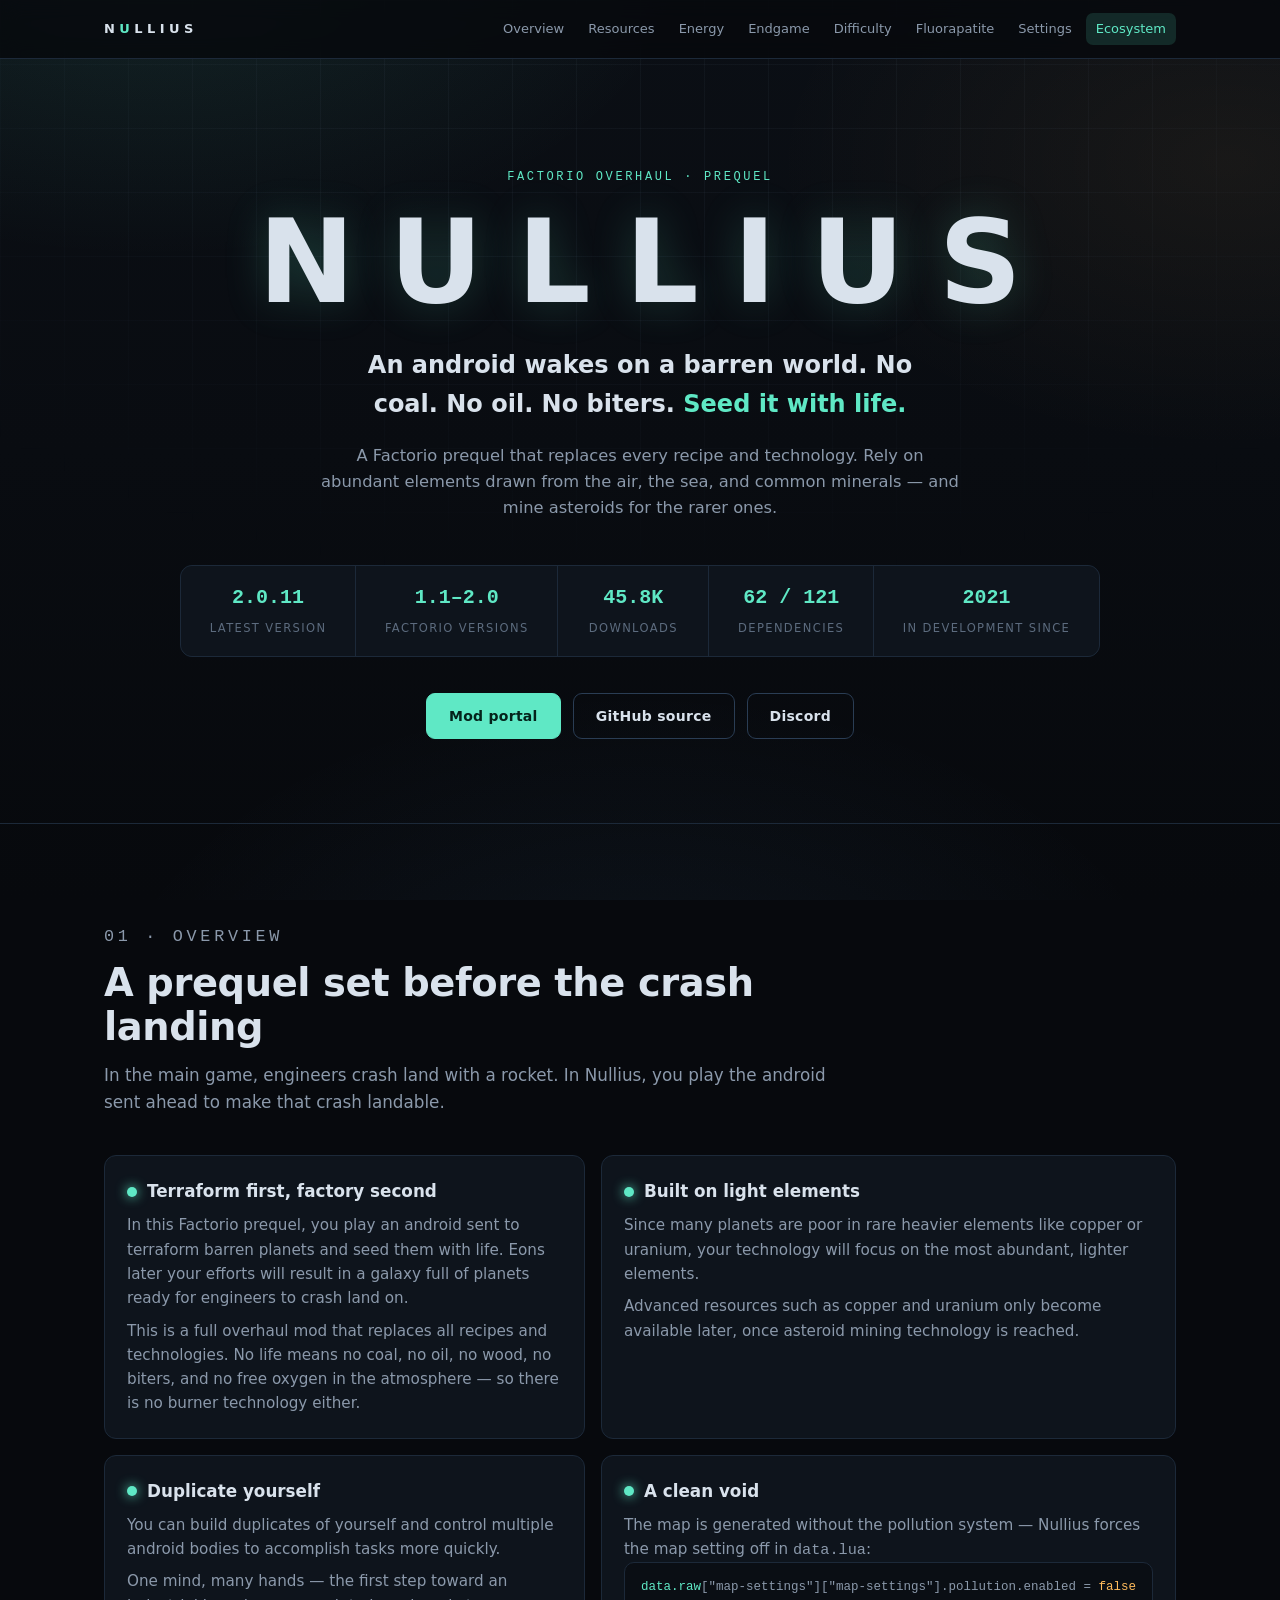
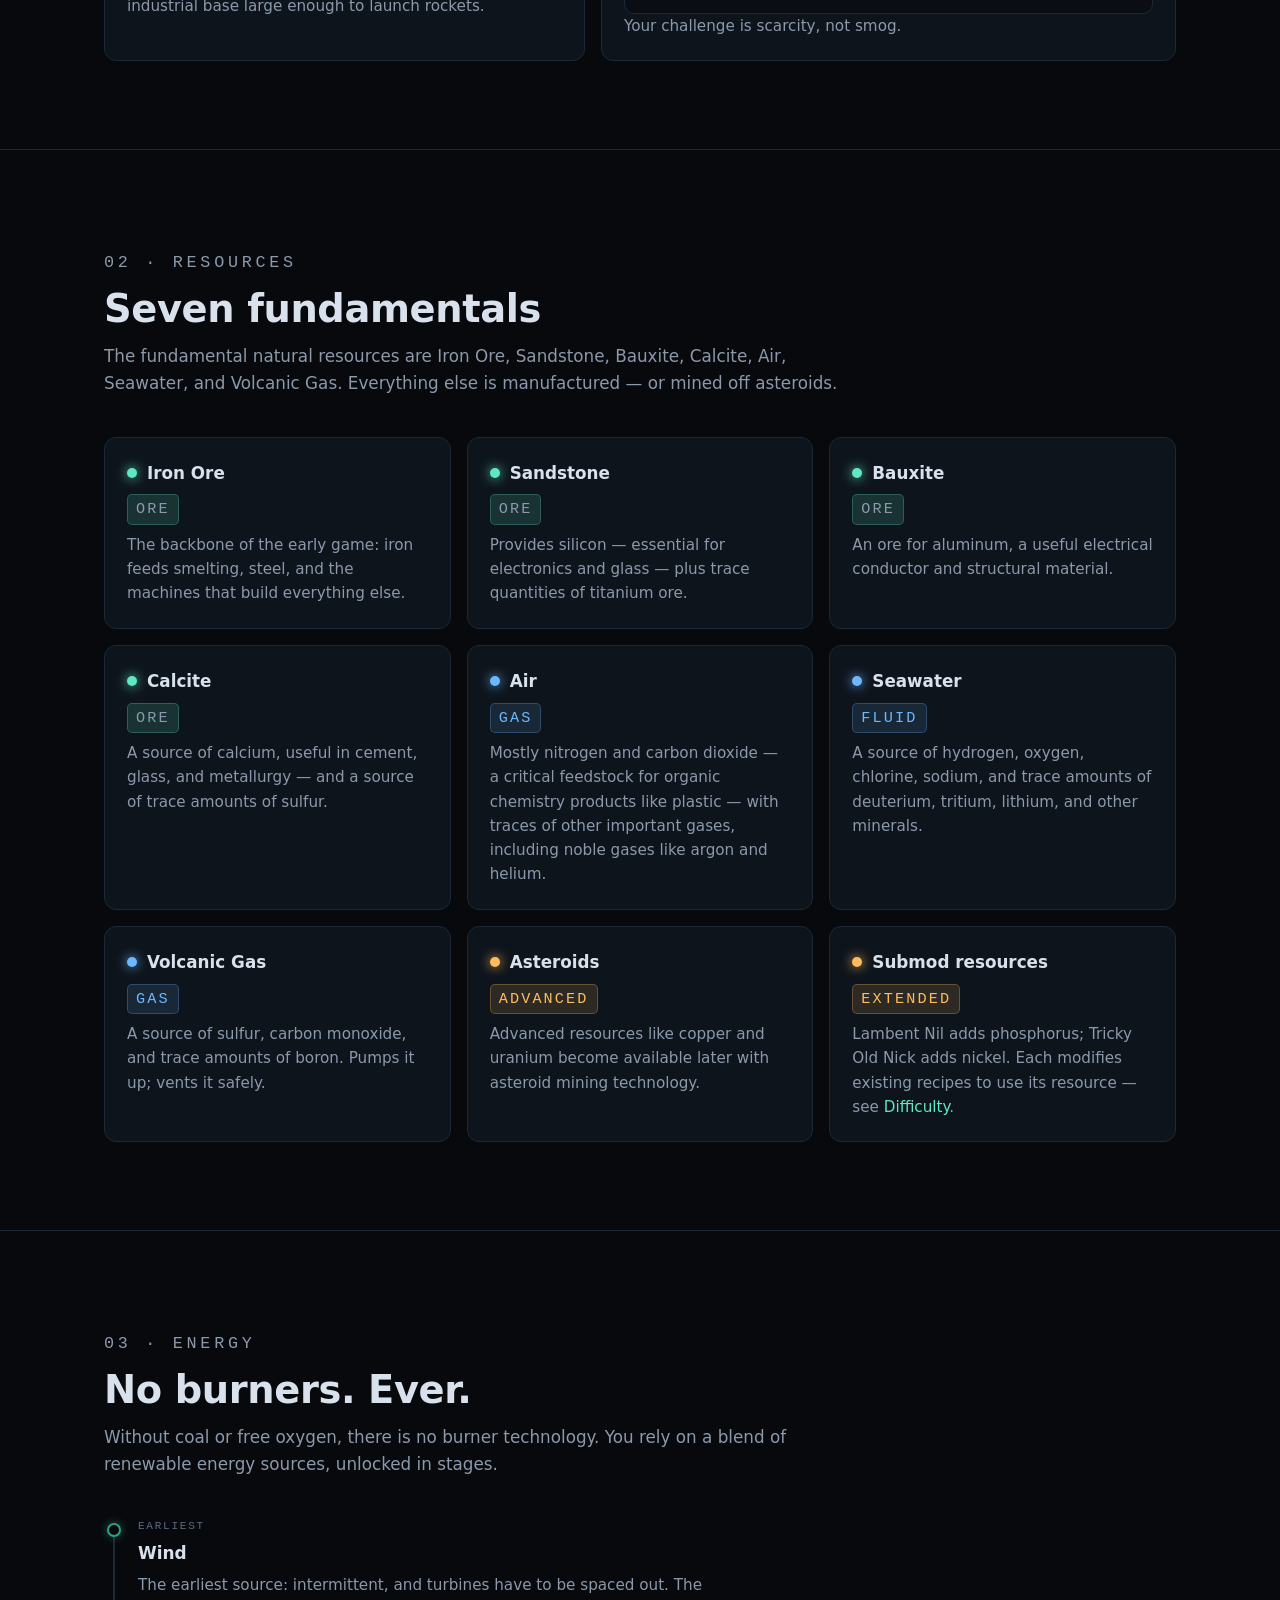
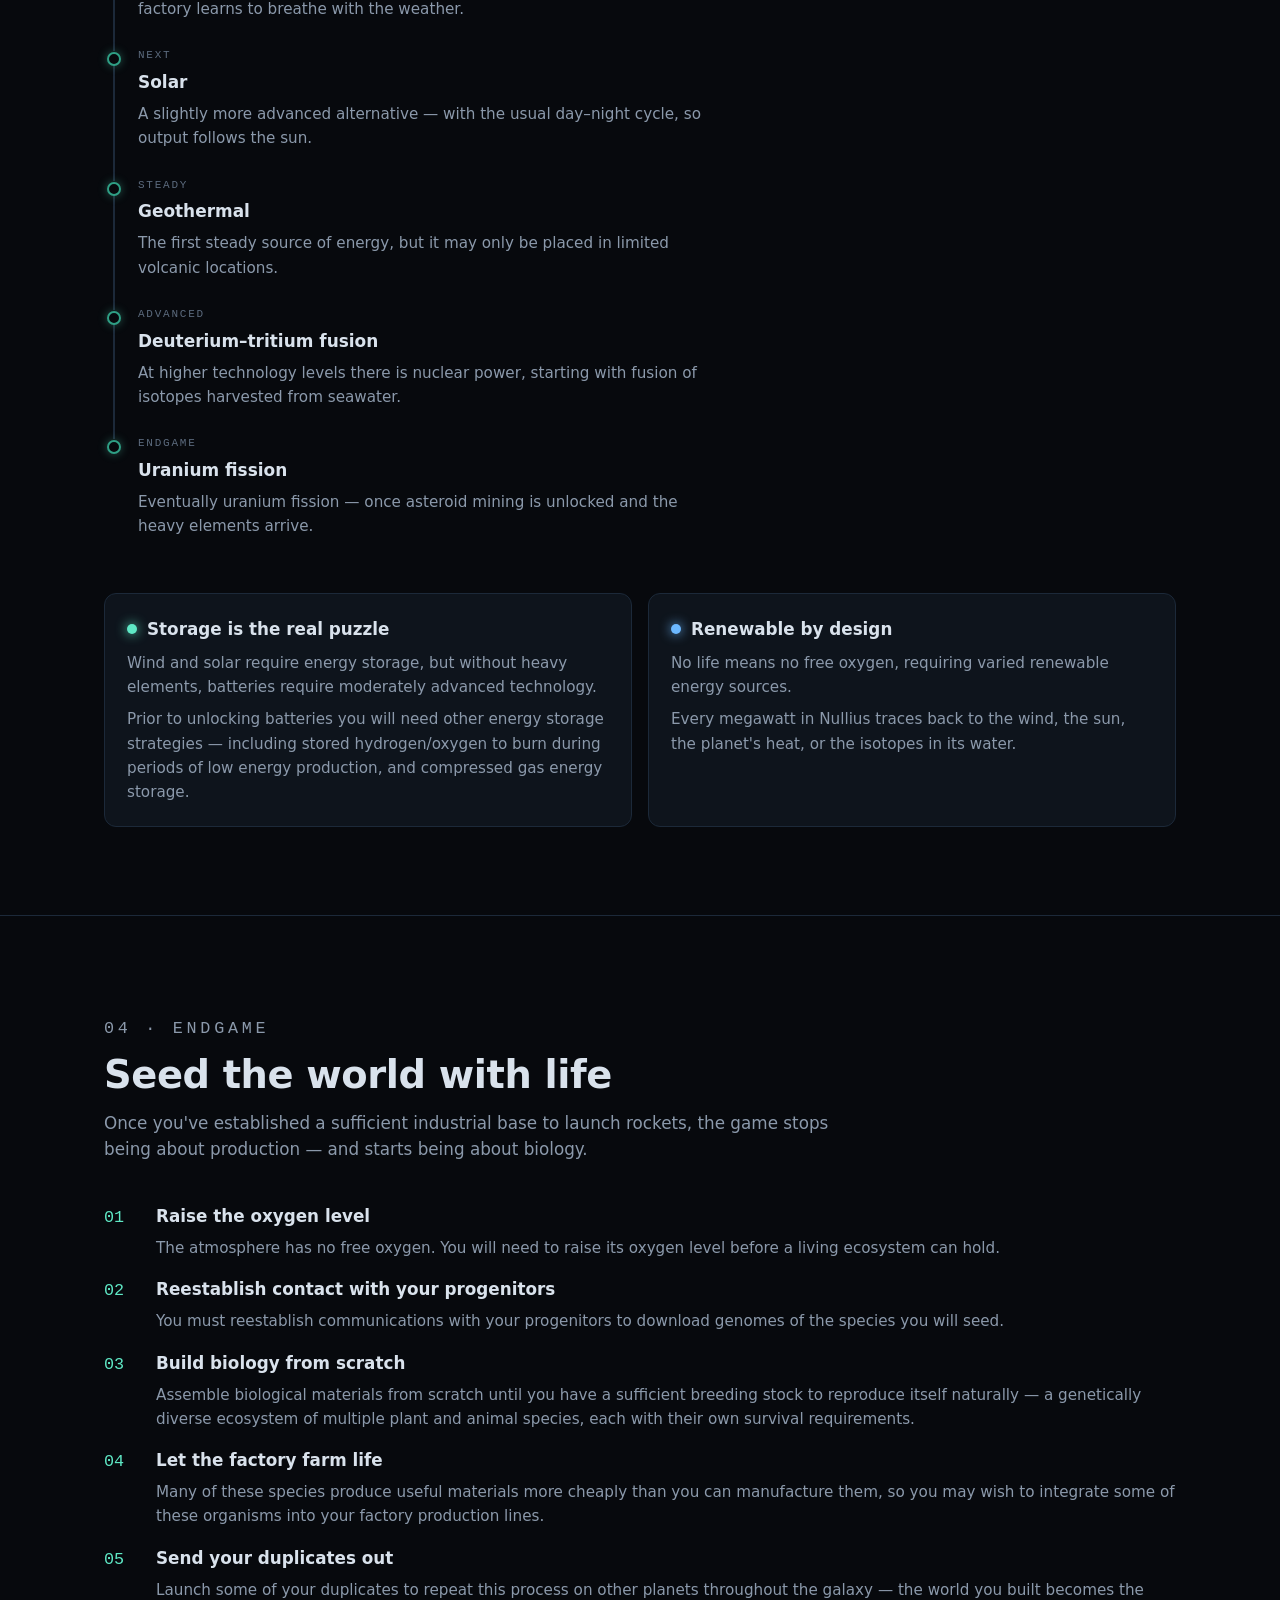
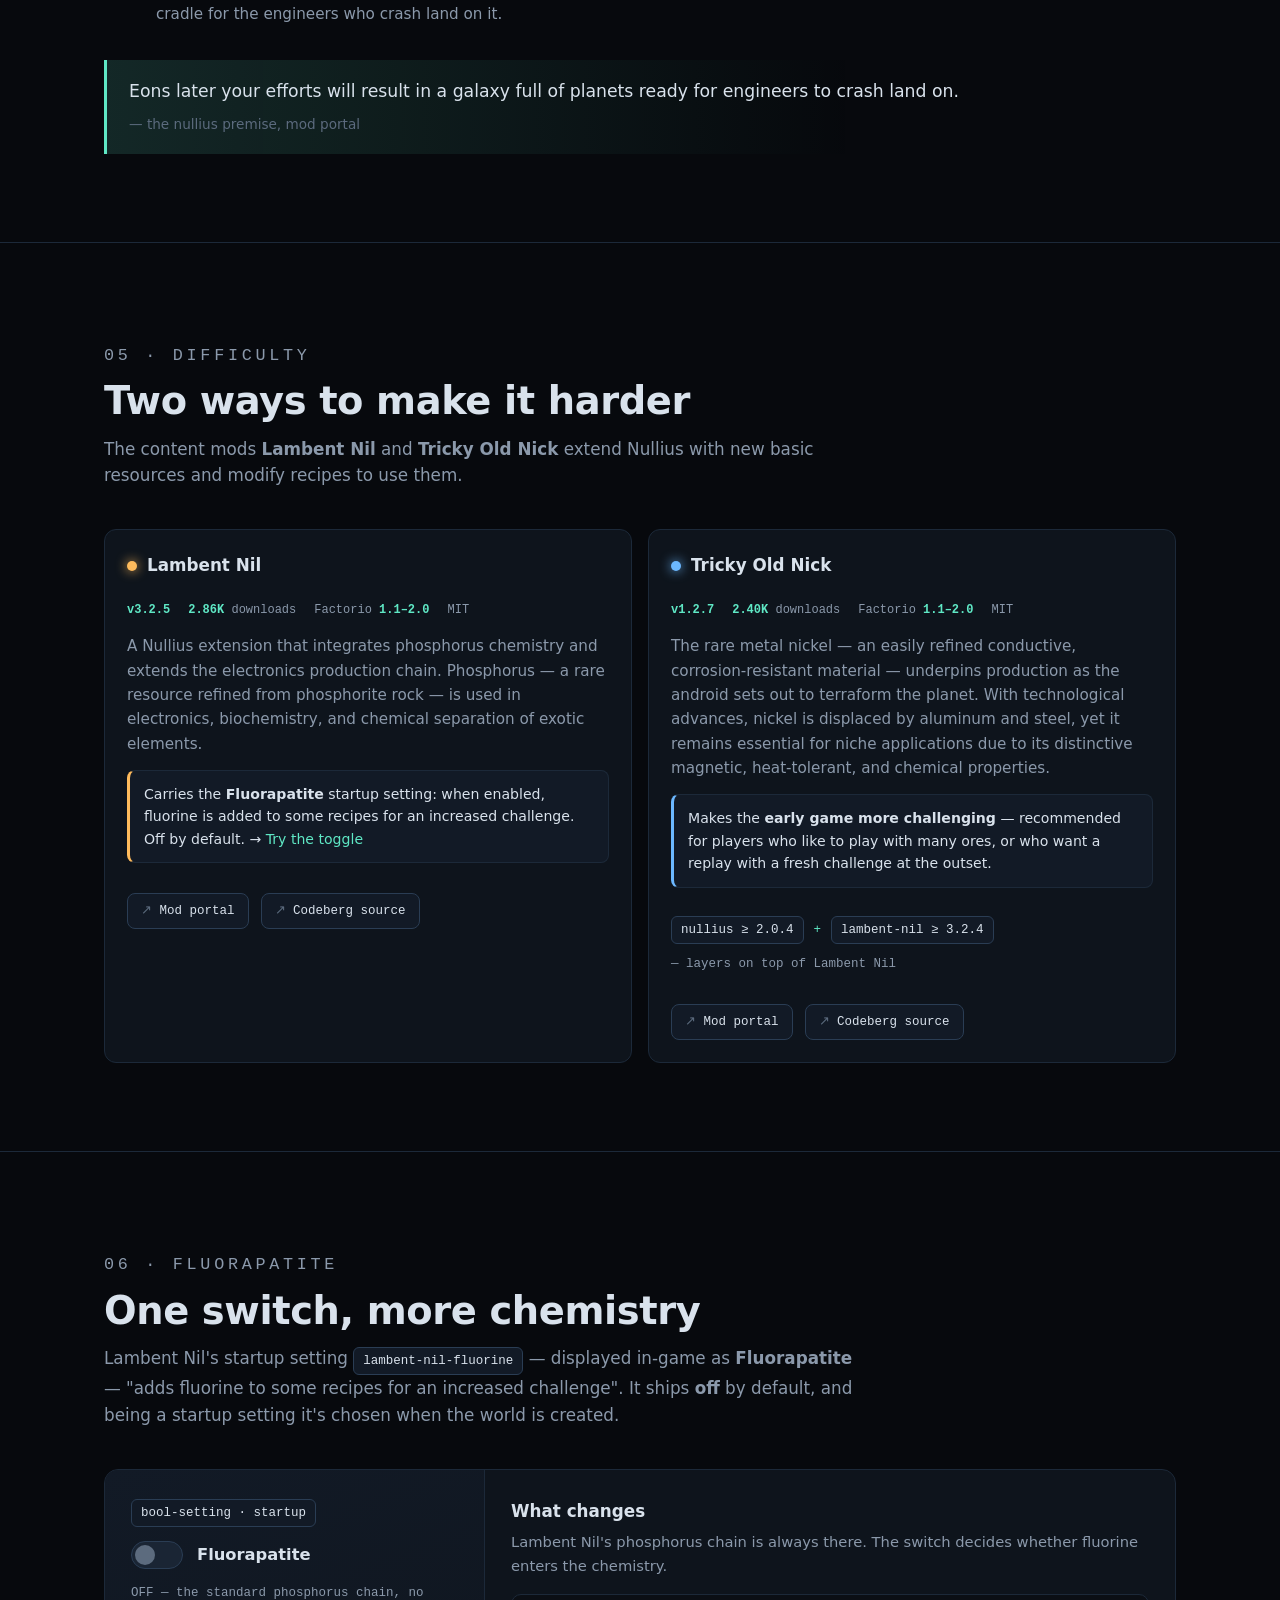
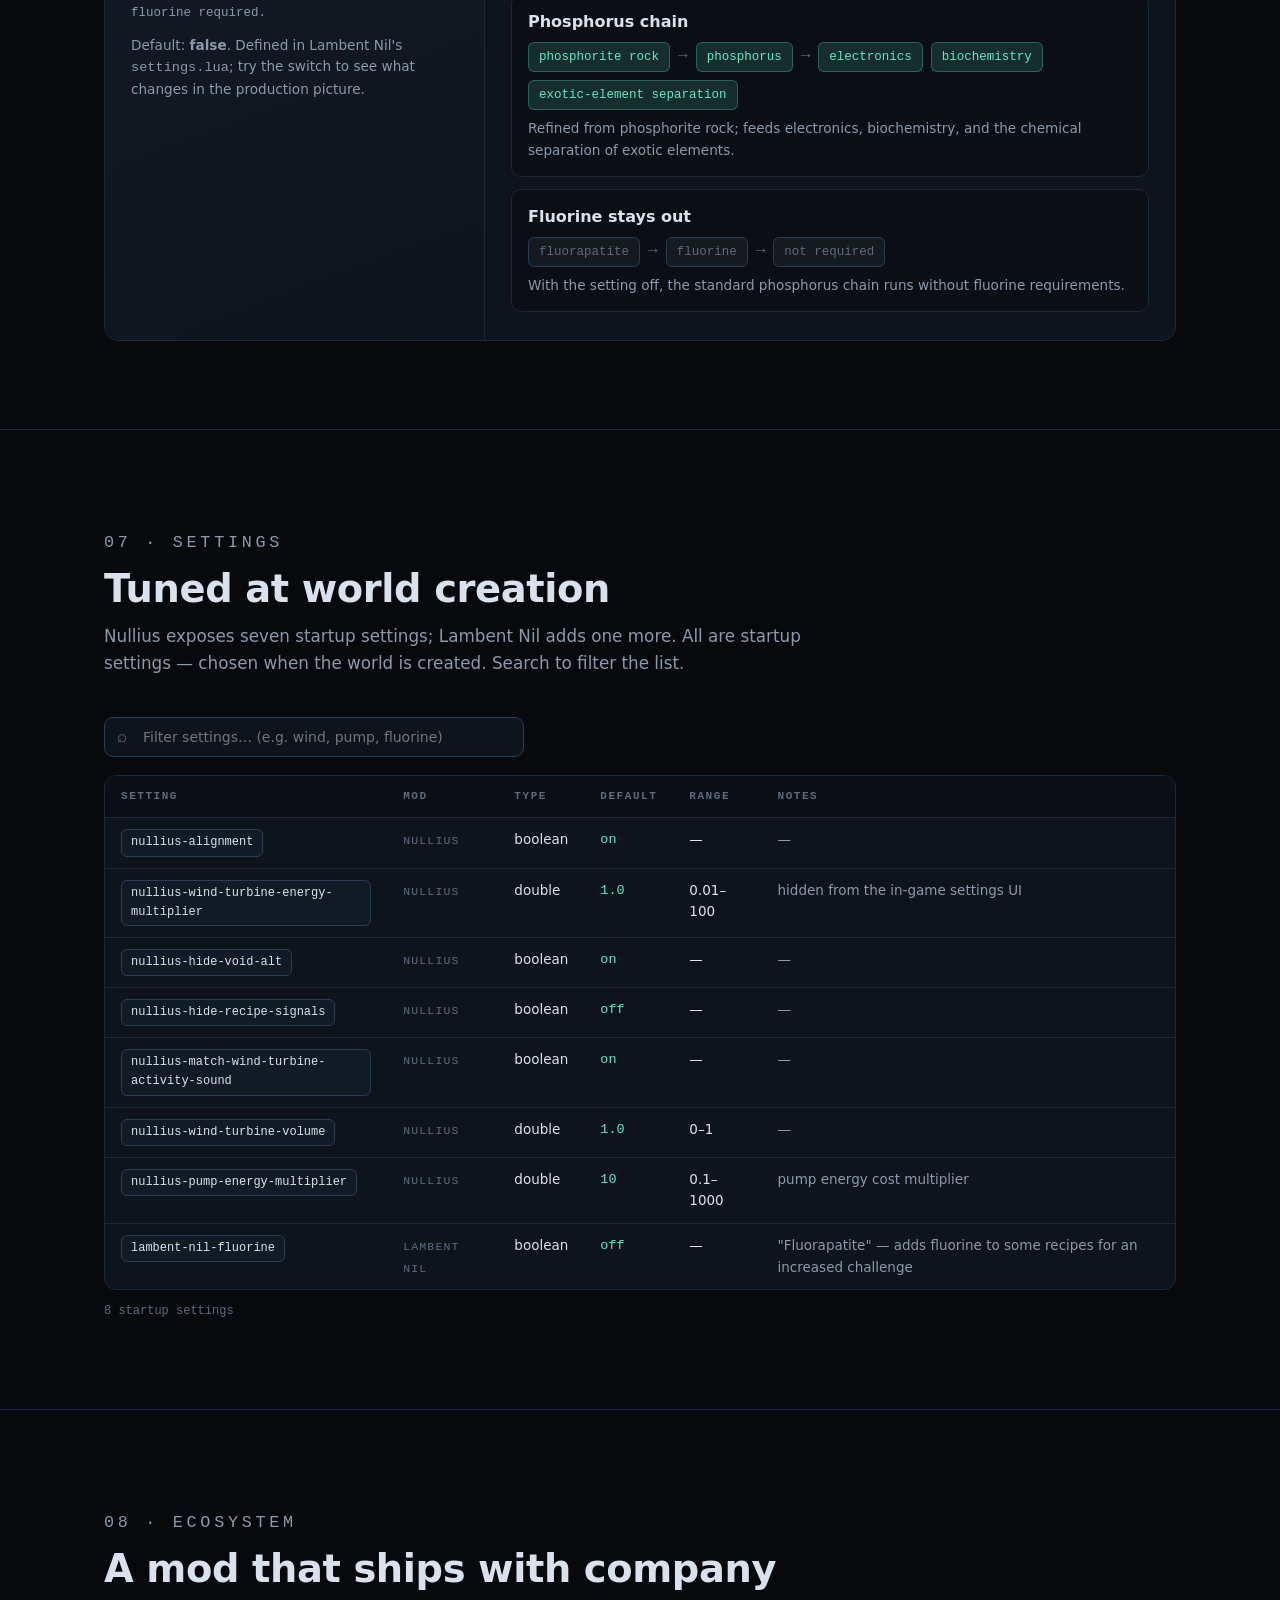
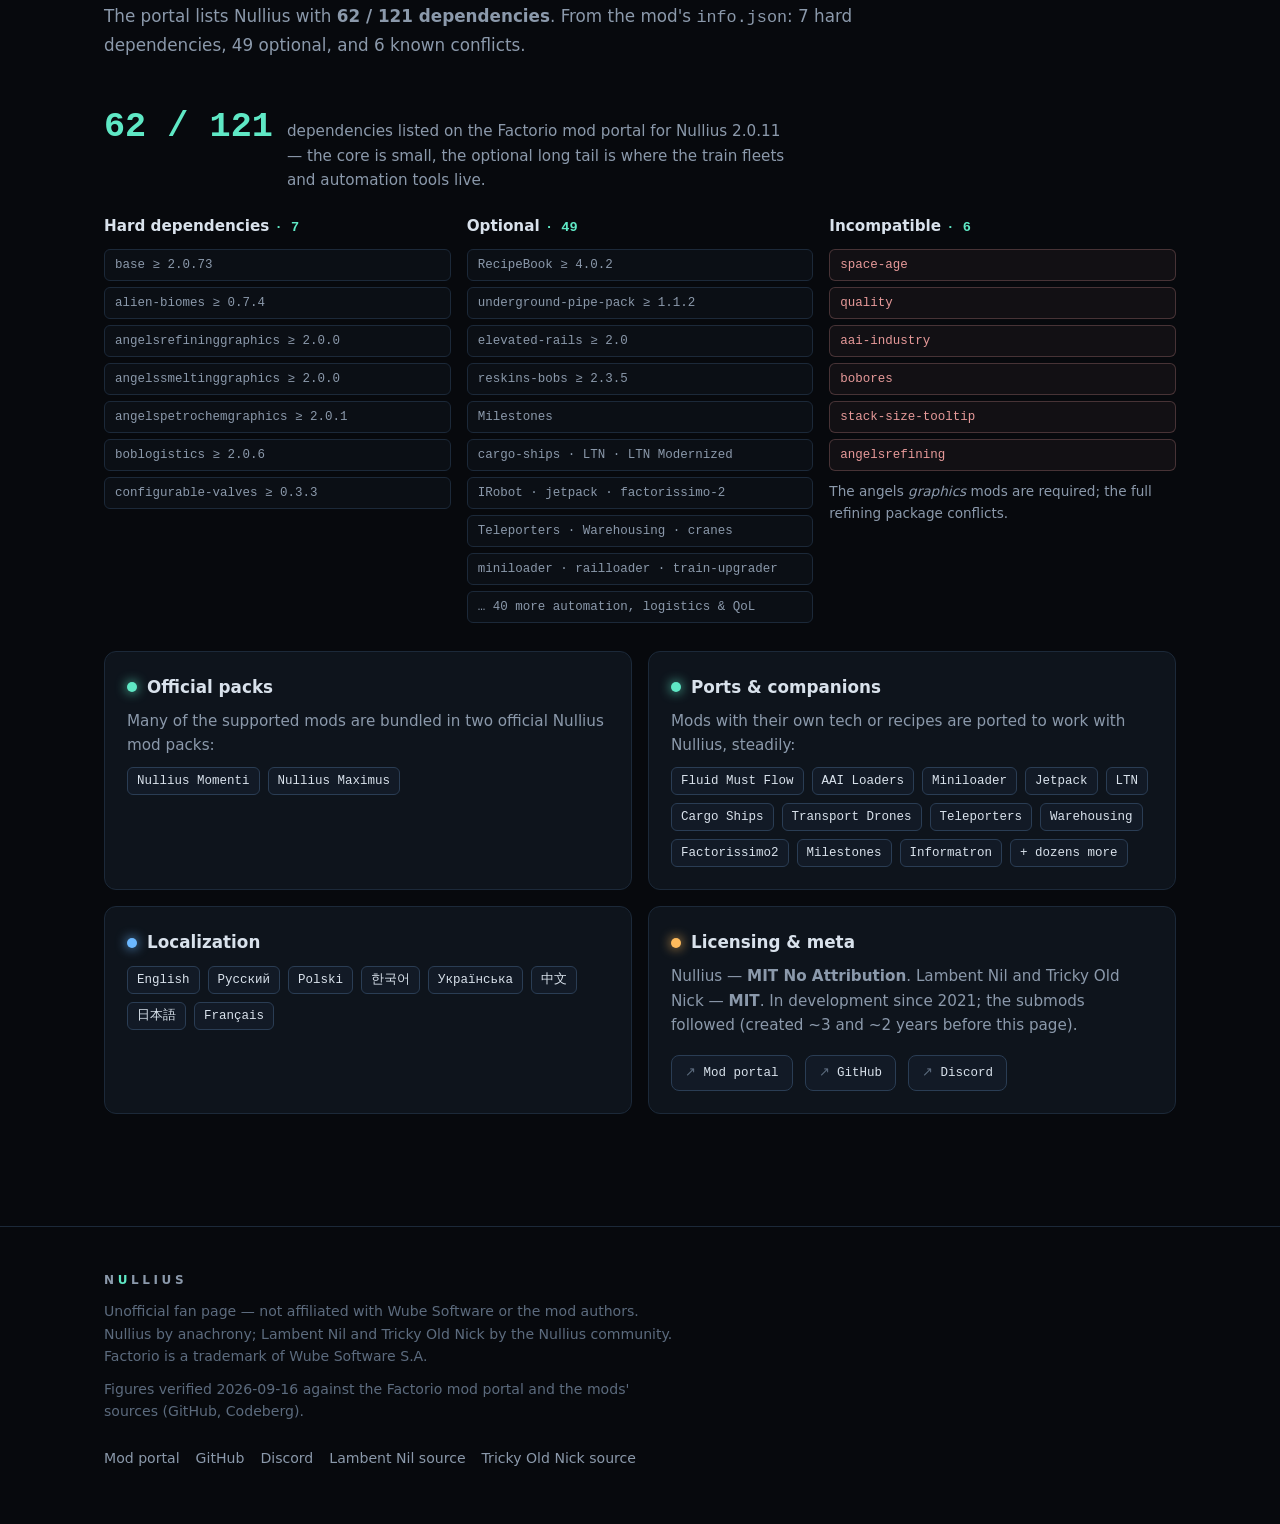
<file: index-v0.1.html>
<!doctype html>
<html lang="en">
<head>
<meta charset="utf-8">
<meta name="viewport" content="width=device-width, initial-scale=1">
<title>Nullius — a Factorio prequel</title>
<meta name="description" content="Nullius is a Factorio prequel overhaul: terraform a barren planet as an android, power a factory with renewables, and seed the world with life. Explore the Lambent Nil and Tricky Old Nick difficulty submods and the Fluorapatite setting.">
<style>
:root{
  --bg:#07090d;
  --bg2:#0b0f15;
  --panel:#0e141c;
  --panel2:#121a26;
  --line:#1c2939;
  --line2:#2a3d54;
  --text:#d9e2ec;
  --muted:#8b99ab;
  --dim:#5c6b7e;
  --teal:#5fe8c5;
  --teal-dim:#2f9f85;
  --teal-glow:rgba(95,232,197,.14);
  --amber:#ffbb5c;
  --amber-glow:rgba(255,187,92,.13);
  --blue:#6cb8ff;
  --mono:ui-monospace,"SF Mono","Cascadia Code",Menlo,Consolas,monospace;
  --sans:system-ui,-apple-system,"Segoe UI",Roboto,Helvetica,Arial,sans-serif;
}
*,*::before,*::after{box-sizing:border-box;margin:0;padding:0}
html{scroll-behavior:smooth}
body{
  background:var(--bg);
  color:var(--text);
  font-family:var(--sans);
  font-size:16px;
  line-height:1.6;
  -webkit-font-smoothing:antialiased;
  overflow-x:hidden;
}
::selection{background:rgba(95,232,197,.28)}
a{color:var(--teal);text-decoration:none}
a:hover{text-decoration:underline}
code,pre,.mono{font-family:var(--mono)}
img{max-width:100%}
.wrap{max-width:1120px;margin:0 auto;padding:0 24px}

/* fixed background: glow orbs + faint grid */
.sky{
  position:fixed;inset:0;z-index:-1;pointer-events:none;
  background:
    radial-gradient(900px 520px at 12% -6%, rgba(95,232,197,.10), transparent 60%),
    radial-gradient(760px 480px at 96% 18%, rgba(255,187,92,.06), transparent 60%),
    radial-gradient(900px 600px at 50% 118%, rgba(108,184,255,.07), transparent 62%),
    linear-gradient(var(--bg2), var(--bg));
}
.sky::after{
  content:"";position:absolute;inset:0;
  background-image:
    linear-gradient(rgba(140,170,205,.05) 1px, transparent 1px),
    linear-gradient(90deg, rgba(140,170,205,.05) 1px, transparent 1px);
  background-size:64px 64px;
  mask-image:radial-gradient(ellipse 90% 70% at 50% 12%, black 30%, transparent 78%);
  -webkit-mask-image:radial-gradient(ellipse 90% 70% at 50% 12%, black 30%, transparent 78%);
}

/* ── nav ─────────────────────────────────────────── */
.nav{
  position:fixed;top:0;left:0;right:0;z-index:50;
  background:rgba(7,9,13,.82);
  backdrop-filter:blur(10px);
  -webkit-backdrop-filter:blur(10px);
  border-bottom:1px solid var(--line);
}
.nav-inner{
  max-width:1120px;margin:0 auto;padding:0 24px;
  display:flex;align-items:center;gap:18px;height:58px;
}
.brand{
  font-family:var(--sans);font-weight:800;letter-spacing:.34em;
  font-size:13px;color:var(--text);white-space:nowrap;
}
.brand:hover{text-decoration:none}
.brand b{color:var(--teal);font-weight:800}
.nav-links{
  margin-left:auto;display:flex;gap:4px;overflow-x:auto;
  scrollbar-width:none;
}
.nav-links::-webkit-scrollbar{display:none}
.nav-links a{
  color:var(--muted);font-size:13px;white-space:nowrap;
  padding:6px 10px;border-radius:7px;transition:color .18s, background .18s;
}
.nav-links a:hover{color:var(--text);text-decoration:none}
.nav-links a.active{color:var(--teal);background:var(--teal-glow)}

/* ── hero ────────────────────────────────────────── */
.hero{
  position:relative;
  padding:168px 0 84px;
  text-align:center;
}
.eyebrow{
  font-family:var(--mono);font-size:12px;letter-spacing:.22em;
  color:var(--teal);text-transform:uppercase;
}
.wordmark{
  margin:18px 0 26px;
  font-weight:800;
  font-size:clamp(3.4rem, 11vw, 7.2rem);
  letter-spacing:.30em;
  margin-right:-.30em; /* optically re-center tracked caps */
  line-height:1;
  color:var(--text);
  text-shadow:0 0 44px rgba(95,232,197,.22);
}
.tagline{
  font-size:clamp(1.15rem, 2.4vw, 1.5rem);
  font-weight:600;color:var(--text);
  max-width:34ch;margin:0 auto;
}
.tagline em{color:var(--teal);font-style:normal}
.hero-sub{
  margin:20px auto 0;max-width:62ch;
  color:var(--muted);font-size:1.02rem;
}
.stats{
  margin:44px auto 0;
  display:flex;flex-wrap:wrap;justify-content:center;
  gap:1px;background:var(--line);
  border:1px solid var(--line);border-radius:12px;
  overflow:hidden;max-width:920px;
}
.stat{
  background:var(--panel);
  padding:16px 26px;min-width:150px;flex:1 1 auto;
}
.stat b{
  display:block;font-family:var(--mono);font-weight:600;
  font-size:1.25rem;color:var(--teal);
}
.stat span{
  font-size:11.5px;letter-spacing:.12em;text-transform:uppercase;
  color:var(--dim);
}
.ctas{
  margin-top:36px;display:flex;gap:12px;justify-content:center;flex-wrap:wrap;
}
.btn{
  display:inline-block;padding:11px 22px;border-radius:9px;
  font-size:14px;font-weight:600;letter-spacing:.02em;
  border:1px solid var(--line2);color:var(--text);
  transition:background .18s, border-color .18s, transform .12s;
}
.btn:hover{transform:translateY(-1px);text-decoration:none}
.btn.primary{
  background:var(--teal);border-color:var(--teal);
  color:#04231b;
}
.btn.primary:hover{background:#7df0d4}

/* ── sections ────────────────────────────────────── */
section{padding:88px 0}
section + section{border-top:1px solid var(--line)}
.sec-head{margin-bottom:40px;max-width:760px}
.sec-head h2{
  margin-top:10px;
  font-size:clamp(1.7rem, 3.6vw, 2.4rem);
  font-weight:750;letter-spacing:-.01em;line-height:1.15;
}
.sec-head p{margin-top:12px;color:var(--muted);font-size:1.05rem}
h3{font-size:1.05rem;font-weight:650}
.lede{font-size:1.06rem;color:var(--text);max-width:70ch}
.muted{color:var(--muted)}

/* reveal-on-scroll */
.reveal{opacity:0;transform:translateY(16px);
  transition:opacity .6s ease, transform .6s ease}
.reveal.in{opacity:1;transform:none}

/* cards */
.grid{display:grid;gap:16px}
.grid-2{grid-template-columns:repeat(2, 1fr)}
.grid-3{grid-template-columns:repeat(3, 1fr)}
.card{
  background:var(--panel);
  border:1px solid var(--line);
  border-radius:12px;
  padding:22px 22px;
  transition:border-color .18s, transform .12s;
}
.card:hover{border-color:var(--line2)}
.card h3{display:flex;align-items:center;gap:10px;margin-bottom:8px}
.card p{color:var(--muted);font-size:.95rem}
.card p + p{margin-top:8px}

/* resource tags */
.tag{
  display:inline-block;font-family:var(--mono);font-size:10.5px;
  letter-spacing:.14em;text-transform:uppercase;
  color:var(--teal);background:var(--teal-glow);
  border:1px solid rgba(95,232,197,.25);
  padding:2px 8px;border-radius:5px;
}
.tag.amber{color:var(--amber);background:var(--amber-glow);border-color:rgba(255,187,92,.28)}
.tag.blue{color:var(--blue);background:rgba(108,184,255,.12);border-color:rgba(108,184,255,.25)}
.tag.plain{color:var(--muted);background:rgba(139,153,171,.1);border-color:var(--line2)}
.dot{
  width:10px;height:10px;border-radius:50%;flex:none;
  background:var(--teal);box-shadow:0 0 12px var(--teal);
}
.dot.amber{background:var(--amber);box-shadow:0 0 12px var(--amber)}
.dot.blue{background:var(--blue);box-shadow:0 0 12px var(--blue)}

/* pull quote */
.quote{
  border-left:3px solid var(--teal);
  background:linear-gradient(90deg, var(--teal-glow), transparent 70%);
  padding:18px 22px;border-radius:0 10px 10px 0;
  font-size:1.08rem;color:var(--text);
}
.quote small{display:block;margin-top:8px;color:var(--dim);font-size:.85rem}

/* code chips */
.chip{
  display:inline-block;font-family:var(--mono);font-size:12.5px;
  color:var(--text);background:var(--panel2);
  border:1px solid var(--line2);border-radius:6px;
  padding:3px 9px;
}
pre.code{
  background:#0a0e14;border:1px solid var(--line);
  border-radius:10px;padding:14px 16px;overflow-x:auto;
  font-size:12.5px;line-height:1.7;color:var(--muted);
}
pre.code .k{color:var(--teal)}
pre.code .n{color:var(--amber)}

/* ── energy ladder ───────────────────────────────── */
.ladder{position:relative;max-width:760px}
.rung{
  position:relative;padding:0 0 26px 34px;
}
.rung::before{ /* rail */
  content:"";position:absolute;left:9px;top:8px;bottom:-4px;
  width:2px;background:var(--line);
}
.rung:last-child::before{display:none}
.rung::after{ /* node */
  content:"";position:absolute;left:3px;top:5px;
  width:14px;height:14px;border-radius:50%;
  background:var(--bg);border:2px solid var(--teal-dim);
  box-shadow:0 0 10px rgba(95,232,197,.35);
}
.rung .when{
  font-family:var(--mono);font-size:11px;letter-spacing:.16em;
  text-transform:uppercase;color:var(--dim);
}
.rung h3{margin:4px 0 6px;font-size:1.06rem}
.rung p{color:var(--muted);font-size:.95rem;max-width:60ch}

/* ── endgame steps ───────────────────────────────── */
.steps{counter-reset:step}
.step{position:relative;padding-left:52px}
.step::before{
  counter-increment:step;content:counter(step, decimal-leading-zero);
  position:absolute;left:0;top:2px;
  font-family:var(--mono);font-size:1.05rem;color:var(--teal);
}
.step h3{margin-bottom:6px}
.step p{color:var(--muted);font-size:.95rem}

/* ── submod cards ────────────────────────────────── */
.submod{display:flex;flex-direction:column;gap:14px}
.submod .meta{
  display:flex;flex-wrap:wrap;gap:8px 18px;
  font-family:var(--mono);font-size:12px;color:var(--muted);
}
.submod .meta b{color:var(--teal);font-weight:600}
.submod p.desc{color:var(--muted);font-size:.95rem}
.submod .note{
  font-size:.88rem;color:var(--text);
  background:var(--panel2);border:1px solid var(--line);
  border-left:3px solid var(--amber);
  border-radius:8px;padding:12px 14px;
}
.submod.ln .note{border-left-color:var(--amber)}
.submod.ton .note{border-left-color:var(--blue)}
.stack{
  display:flex;align-items:center;gap:10px;flex-wrap:wrap;
  font-family:var(--mono);font-size:12.5px;color:var(--muted);
}
.stack .arrow{color:var(--teal)}

/* ── fluorapatite demo ───────────────────────────── */
.fluor-panel{
  display:grid;grid-template-columns:minmax(260px, 380px) 1fr;
  gap:0;border:1px solid var(--line);border-radius:14px;
  overflow:hidden;background:var(--panel);
}
.fluor-ctl{
  padding:28px 26px;border-right:1px solid var(--line);
  background:linear-gradient(160deg, var(--panel2), var(--panel));
}
.fluor-ctl .chip{margin-bottom:14px}
.switch-row{display:flex;align-items:center;gap:14px}
.switch{
  position:relative;width:52px;height:28px;flex:none;
  appearance:none;-webkit-appearance:none;outline:none;cursor:pointer;
  background:#1a2534;border:1px solid var(--line2);border-radius:999px;
  transition:background .2s, border-color .2s;
}
.switch::after{
  content:"";position:absolute;top:3px;left:3px;
  width:20px;height:20px;border-radius:50%;
  background:var(--dim);
  transition:transform .2s, background .2s;
}
.switch:checked{
  background:var(--amber-glow);border-color:var(--amber);
}
.switch:checked::after{
  transform:translateX(24px);
  background:var(--amber);box-shadow:0 0 10px rgba(255,187,92,.5);
}
.switch:focus-visible{box-shadow:0 0 0 3px rgba(95,232,197,.3)}
.switch-label{font-weight:650;font-size:1.02rem}
.fluor-status{
  margin-top:14px;font-family:var(--mono);font-size:12.5px;
  color:var(--muted);min-height:2.6em;
}
.fluor-demo{padding:28px 26px}
.fluor-demo h3{margin-bottom:6px}
.fluor-demo .sub{color:var(--muted);font-size:.92rem;margin-bottom:16px}
.chains{display:grid;gap:12px}
.chain{
  border:1px solid var(--line);border-radius:10px;
  padding:14px 16px;background:var(--bg2);
}
.chain .flows{display:flex;flex-wrap:wrap;gap:8px;align-items:center;margin-top:8px}
.fchip{
  font-family:var(--mono);font-size:12.5px;
  padding:4px 10px;border-radius:6px;
  background:var(--teal-glow);color:var(--teal);
  border:1px solid rgba(95,232,197,.28);
}
.fchip.f{background:var(--amber-glow);color:var(--amber);border-color:rgba(255,187,92,.3)}
.fchip.dim{background:rgba(139,153,171,.08);color:var(--dim);border-color:var(--line2)}
.flow-arrow{color:var(--dim);font-family:var(--mono)}
.chain-note{font-size:.85rem;color:var(--muted);margin-top:8px}
#fluorDemo .only-on{display:none}
#fluorDemo.on .only-on{display:block}
#fluorDemo.on .only-off{display:none}
#fluorDemo.on .chain.f-chain{border-color:rgba(255,187,92,.4);
  box-shadow:0 0 24px rgba(255,187,92,.08)}

/* ── settings table ──────────────────────────────── */
.searchbar{position:relative;max-width:420px;margin-bottom:18px}
.searchbar input{
  width:100%;padding:11px 14px 11px 38px;
  background:var(--panel);border:1px solid var(--line2);
  border-radius:9px;color:var(--text);font-size:14px;
  font-family:var(--sans);
}
.searchbar input:focus{outline:none;border-color:var(--teal-dim);
  box-shadow:0 0 0 3px rgba(95,232,197,.15)}
.searchbar::before{
  content:"⌕";position:absolute;left:13px;top:50%;transform:translateY(-52%);
  color:var(--dim);font-size:17px;
}
.table-scroll{overflow-x:auto;border:1px solid var(--line);
  border-radius:12px;background:var(--panel)}
table{width:100%;border-collapse:collapse;font-size:13.5px;min-width:680px}
thead th{
  text-align:left;font-family:var(--mono);font-size:11px;
  letter-spacing:.14em;text-transform:uppercase;color:var(--dim);
  padding:12px 16px;border-bottom:1px solid var(--line);
  background:var(--bg2);white-space:nowrap;
}
tbody td{
  padding:11px 16px;border-bottom:1px solid var(--line);
  vertical-align:top;
}
tbody tr:last-child td{border-bottom:none}
tbody tr:hover{background:rgba(95,232,197,.04)}
td .chip{font-size:12px}
td.num{font-family:var(--mono);color:var(--teal);white-space:nowrap}
td .src{font-family:var(--mono);font-size:11.5px;color:var(--dim);
  text-transform:uppercase;letter-spacing:.1em}
#settingsCount{margin-top:12px;font-family:var(--mono);
  font-size:12px;color:var(--dim)}

/* ── ecosystem ───────────────────────────────────── */
.dep-grid{display:grid;grid-template-columns:repeat(3,1fr);gap:16px}
.dep-col h3{margin-bottom:10px;font-size:.95rem}
.dep-col h3 .count{color:var(--teal);font-family:var(--mono);font-size:.85rem}
.deplist{list-style:none;display:flex;flex-direction:column;gap:6px}
.deplist li{
  font-family:var(--mono);font-size:12.5px;color:var(--muted);
  background:var(--bg2);border:1px solid var(--line);
  border-radius:6px;padding:5px 10px;
}
.deplist li.conflict{color:#e79a9a;border-color:rgba(231,154,154,.25);
  background:rgba(231,154,154,.05)}
.deplist li.more{color:var(--dim);border-style:dashed}
.dep-total{
  display:flex;align-items:baseline;gap:14px;margin-bottom:22px;
}
.dep-total b{
  font-family:var(--mono);font-size:2.2rem;font-weight:600;
  color:var(--teal);
}
.dep-total span{color:var(--muted);font-size:.95rem;max-width:52ch}
.chiprow{display:flex;flex-wrap:wrap;gap:8px;margin-top:10px}
.linkrow{display:flex;flex-wrap:wrap;gap:12px;margin-top:18px}
a.chiplink{
  font-family:var(--mono);font-size:12.5px;color:var(--text);
  background:var(--panel2);border:1px solid var(--line2);
  padding:7px 13px;border-radius:8px;white-space:nowrap;
  transition:border-color .18s, color .18s;
}
a.chiplink:hover{border-color:var(--teal);color:var(--teal);text-decoration:none}
a.chiplink::before{content:"↗ ";color:var(--dim)}

/* ── footer ──────────────────────────────────────── */
footer{
  border-top:1px solid var(--line);
  padding:44px 0 56px;margin-top:24px;
}
.foot-grid{
  display:flex;flex-wrap:wrap;gap:24px;justify-content:space-between;
  align-items:flex-start;
}
footer p{color:var(--dim);font-size:.88rem;max-width:64ch}
footer .fbrand{
  font-weight:800;letter-spacing:.3em;font-size:12px;color:var(--muted);
  margin-bottom:10px;
}
footer .fbrand b{color:var(--teal)}
.foot-links{display:flex;gap:16px;flex-wrap:wrap}
.foot-links a{color:var(--muted);font-size:.88rem}

/* ── responsive ──────────────────────────────────── */
@media (max-width: 900px){
  .grid-3{grid-template-columns:1fr 1fr}
  .dep-grid{grid-template-columns:1fr}
  .fluor-panel{grid-template-columns:1fr}
  .fluor-ctl{border-right:none;border-bottom:1px solid var(--line)}
}
@media (max-width: 640px){
  .grid-2,.grid-3{grid-template-columns:1fr}
  section{padding:64px 0}
  .hero{padding-top:140px}
  .stat{min-width:120px;padding:13px 16px}
  .stat b{font-size:1.05rem}
  .nav-inner{padding:0 16px}
  .wrap{padding:0 18px}
}

/* ── reduced motion ──────────────────────────────── */
@media (prefers-reduced-motion: reduce){
  html{scroll-behavior:auto}
  *,*::before,*::after{animation:none!important;transition:none!important}
  .reveal{opacity:1;transform:none}
}
</style>
</head>
<body>
<div class="sky" aria-hidden="true"></div>

<header class="nav">
  <div class="nav-inner">
    <a class="brand" href="#top">N<b>U</b>LLIUS</a>
    <nav class="nav-links" aria-label="Sections">
      <a href="#overview">Overview</a>
      <a href="#resources">Resources</a>
      <a href="#energy">Energy</a>
      <a href="#endgame">Endgame</a>
      <a href="#difficulty">Difficulty</a>
      <a href="#fluorapatite">Fluorapatite</a>
      <a href="#settings">Settings</a>
      <a href="#ecosystem">Ecosystem</a>
    </nav>
  </div>
</header>

<main>
<!-- ── hero ──────────────────────────────────────── -->
<section class="hero" id="top">
  <div class="wrap">
    <p class="eyebrow">Factorio overhaul · prequel</p>
    <h1 class="wordmark">NULLIUS</h1>
    <p class="tagline">An android wakes on a barren world. No coal. No oil.
      No biters. <em>Seed it with life.</em></p>
    <p class="hero-sub">A Factorio prequel that replaces every recipe and
      technology. Rely on abundant elements drawn from the air, the sea, and
      common minerals — and mine asteroids for the rarer ones.</p>

    <div class="stats" role="list">
      <div class="stat" role="listitem"><b>2.0.11</b><span>latest version</span></div>
      <div class="stat" role="listitem"><b>1.1–2.0</b><span>Factorio versions</span></div>
      <div class="stat" role="listitem"><b>45.8K</b><span>downloads</span></div>
      <div class="stat" role="listitem"><b>62 / 121</b><span>dependencies</span></div>
      <div class="stat" role="listitem"><b>2021</b><span>in development since</span></div>
    </div>

    <div class="ctas">
      <a class="btn primary" href="https://mods.factorio.com/mod/nullius">Mod portal</a>
      <a class="btn" href="https://github.com/GregorSamsanite/nullius">GitHub source</a>
      <a class="btn" href="https://discord.gg/tZY2Rkte8Y">Discord</a>
    </div>
  </div>
</section>

<!-- ── overview ──────────────────────────────────── -->
<section id="overview">
  <div class="wrap">
    <div class="sec-head reveal">
      <p class="eyebrow">01 · overview</p>
      <h2>A prequel set before the crash landing</h2>
      <p>In the main game, engineers crash land with a rocket. In Nullius,
        you play the android sent ahead to make that crash landable.</p>
    </div>

    <div class="grid grid-2">
      <div class="card reveal">
        <h3><span class="dot"></span>Terraform first, factory second</h3>
        <p class="lede">In this Factorio prequel, you play an android sent to
          terraform barren planets and seed them with life. Eons later your
          efforts will result in a galaxy full of planets ready for engineers
          to crash land on.</p>
        <p>This is a full overhaul mod that replaces all recipes and
          technologies. No life means no coal, no oil, no wood, no biters, and
          no free oxygen in the atmosphere — so there is no burner technology
          either.</p>
      </div>
      <div class="card reveal">
        <h3><span class="dot"></span>Built on light elements</h3>
        <p class="lede">Since many planets are poor in rare heavier elements
          like copper or uranium, your technology will focus on the most
          abundant, lighter elements.</p>
        <p>Advanced resources such as copper and uranium only become available
          later, once asteroid mining technology is reached.</p>
      </div>
      <div class="card reveal">
        <h3><span class="dot"></span>Duplicate yourself</h3>
        <p class="lede">You can build duplicates of yourself and control
          multiple android bodies to accomplish tasks more quickly.</p>
        <p>One mind, many hands — the first step toward an industrial base
          large enough to launch rockets.</p>
      </div>
      <div class="card reveal">
        <h3><span class="dot"></span>A clean void</h3>
        <p class="lede">The map is generated without the pollution system —
          Nullius forces the map setting off in <code>data.lua</code>:</p>
        <pre class="code"><span class="k">data.raw</span>["map-settings"]["map-settings"].pollution.enabled = <span class="n">false</span></pre>
        <p>Your challenge is scarcity, not smog.</p>
      </div>
    </div>
  </div>
</section>

<!-- ── resources ─────────────────────────────────── -->
<section id="resources">
  <div class="wrap">
    <div class="sec-head reveal">
      <p class="eyebrow">02 · resources</p>
      <h2>Seven fundamentals</h2>
      <p>The fundamental natural resources are Iron Ore, Sandstone, Bauxite,
        Calcite, Air, Seawater, and Volcanic Gas. Everything else is
        manufactured — or mined off asteroids.</p>
    </div>

    <div class="grid grid-3">
      <div class="card reveal">
        <h3><span class="dot"></span>Iron Ore</h3>
        <p class="tag">ore</p>
        <p>The backbone of the early game: iron feeds smelting, steel, and the
          machines that build everything else.</p>
      </div>
      <div class="card reveal">
        <h3><span class="dot"></span>Sandstone</h3>
        <p class="tag">ore</p>
        <p>Provides silicon — essential for electronics and glass — plus trace
          quantities of titanium ore.</p>
      </div>
      <div class="card reveal">
        <h3><span class="dot"></span>Bauxite</h3>
        <p class="tag">ore</p>
        <p>An ore for aluminum, a useful electrical conductor and structural
          material.</p>
      </div>
      <div class="card reveal">
        <h3><span class="dot"></span>Calcite</h3>
        <p class="tag">ore</p>
        <p>A source of calcium, useful in cement, glass, and metallurgy — and a
          source of trace amounts of sulfur.</p>
      </div>
      <div class="card reveal">
        <h3><span class="dot blue"></span>Air</h3>
        <p class="tag blue">gas</p>
        <p>Mostly nitrogen and carbon dioxide — a critical feedstock for
          organic chemistry products like plastic — with traces of other
          important gases, including noble gases like argon and helium.</p>
      </div>
      <div class="card reveal">
        <h3><span class="dot blue"></span>Seawater</h3>
        <p class="tag blue">fluid</p>
        <p>A source of hydrogen, oxygen, chlorine, sodium, and trace amounts of
          deuterium, tritium, lithium, and other minerals.</p>
      </div>
      <div class="card reveal">
        <h3><span class="dot blue"></span>Volcanic Gas</h3>
        <p class="tag blue">gas</p>
        <p>A source of sulfur, carbon monoxide, and trace amounts of boron.
          Pumps it up; vents it safely.</p>
      </div>
      <div class="card reveal">
        <h3><span class="dot amber"></span>Asteroids</h3>
        <p class="tag amber">advanced</p>
        <p>Advanced resources like copper and uranium become available later
          with asteroid mining technology.</p>
      </div>
      <div class="card reveal">
        <h3><span class="dot amber"></span>Submod resources</h3>
        <p class="tag amber">extended</p>
        <p>Lambent Nil adds phosphorus; Tricky Old Nick adds nickel. Each
          modifies existing recipes to use its resource — see
          <a href="#difficulty">Difficulty</a>.</p>
      </div>
    </div>
  </div>
</section>

<!-- ── energy ────────────────────────────────────── -->
<section id="energy">
  <div class="wrap">
    <div class="sec-head reveal">
      <p class="eyebrow">03 · energy</p>
      <h2>No burners. Ever.</h2>
      <p>Without coal or free oxygen, there is no burner technology. You rely
        on a blend of renewable energy sources, unlocked in stages.</p>
    </div>

    <div class="ladder reveal">
      <div class="rung">
        <p class="when">earliest</p>
        <h3>Wind</h3>
        <p>The earliest source: intermittent, and turbines have to be spaced
          out. The factory learns to breathe with the weather.</p>
      </div>
      <div class="rung">
        <p class="when">next</p>
        <h3>Solar</h3>
        <p>A slightly more advanced alternative — with the usual day–night
          cycle, so output follows the sun.</p>
      </div>
      <div class="rung">
        <p class="when">steady</p>
        <h3>Geothermal</h3>
        <p>The first steady source of energy, but it may only be placed in
          limited volcanic locations.</p>
      </div>
      <div class="rung">
        <p class="when">advanced</p>
        <h3>Deuterium–tritium fusion</h3>
        <p>At higher technology levels there is nuclear power, starting with
          fusion of isotopes harvested from seawater.</p>
      </div>
      <div class="rung">
        <p class="when">endgame</p>
        <h3>Uranium fission</h3>
        <p>Eventually uranium fission — once asteroid mining is unlocked and
          the heavy elements arrive.</p>
      </div>
    </div>

    <div class="grid grid-2" style="margin-top:28px">
      <div class="card reveal">
        <h3><span class="dot"></span>Storage is the real puzzle</h3>
        <p class="lede">Wind and solar require energy storage, but without
          heavy elements, batteries require moderately advanced technology.</p>
        <p>Prior to unlocking batteries you will need other energy storage
          strategies — including stored hydrogen/oxygen to burn during periods
          of low energy production, and compressed gas energy storage.</p>
      </div>
      <div class="card reveal">
        <h3><span class="dot blue"></span>Renewable by design</h3>
        <p class="lede">No life means no free oxygen, requiring varied
          renewable energy sources.</p>
        <p>Every megawatt in Nullius traces back to the wind, the sun, the
          planet's heat, or the isotopes in its water.</p>
      </div>
    </div>
  </div>
</section>

<!-- ── endgame ───────────────────────────────────── -->
<section id="endgame">
  <div class="wrap">
    <div class="sec-head reveal">
      <p class="eyebrow">04 · endgame</p>
      <h2>Seed the world with life</h2>
      <p>Once you've established a sufficient industrial base to launch
        rockets, the game stops being about production — and starts being
        about biology.</p>
    </div>

    <div class="grid steps">
      <div class="step reveal">
        <h3>Raise the oxygen level</h3>
        <p>The atmosphere has no free oxygen. You will need to raise its oxygen
          level before a living ecosystem can hold.</p>
      </div>
      <div class="step reveal">
        <h3>Reestablish contact with your progenitors</h3>
        <p>You must reestablish communications with your progenitors to download
          genomes of the species you will seed.</p>
      </div>
      <div class="step reveal">
        <h3>Build biology from scratch</h3>
        <p>Assemble biological materials from scratch until you have a
          sufficient breeding stock to reproduce itself naturally — a
          genetically diverse ecosystem of multiple plant and animal species,
          each with their own survival requirements.</p>
      </div>
      <div class="step reveal">
        <h3>Let the factory farm life</h3>
        <p>Many of these species produce useful materials more cheaply than you
          can manufacture them, so you may wish to integrate some of these
          organisms into your factory production lines.</p>
      </div>
      <div class="step reveal">
        <h3>Send your duplicates out</h3>
        <p>Launch some of your duplicates to repeat this process on other
          planets throughout the galaxy — the world you built becomes the
          cradle for the engineers who crash land on it.</p>
      </div>
    </div>

    <div class="quote reveal" style="margin-top:34px">
      Eons later your efforts will result in a galaxy full of planets ready for
      engineers to crash land on.
      <small>— the nullius premise, mod portal</small>
    </div>
  </div>
</section>

<!-- ── difficulty submods ────────────────────────── -->
<section id="difficulty">
  <div class="wrap">
    <div class="sec-head reveal">
      <p class="eyebrow">05 · difficulty</p>
      <h2>Two ways to make it harder</h2>
      <p>The content mods <b>Lambent Nil</b> and <b>Tricky Old Nick</b> extend
        Nullius with new basic resources and modify recipes to use them.</p>
    </div>

    <div class="grid grid-2">
      <div class="card submod ln reveal">
        <h3><span class="dot amber"></span>Lambent Nil</h3>
        <div class="meta">
          <span><b>v3.2.5</b></span>
          <span><b>2.86K</b> downloads</span>
          <span>Factorio <b>1.1–2.0</b></span>
          <span>MIT</span>
        </div>
        <p class="desc">A Nullius extension that integrates phosphorus
          chemistry and extends the electronics production chain. Phosphorus —
          a rare resource refined from phosphorite rock — is used in
          electronics, biochemistry, and chemical separation of exotic
          elements.</p>
        <div class="note">Carries the <b>Fluorapatite</b> startup setting:
          when enabled, fluorine is added to some recipes for an increased
          challenge. Off by default. → <a href="#fluorapatite">Try the toggle</a></div>
        <div class="linkrow" style="margin-top:16px">
          <a class="chiplink" href="https://mods.factorio.com/mod/lambent-nil">Mod portal</a>
          <a class="chiplink" href="https://codeberg.org/cirodrig/lambent-nil">Codeberg source</a>
        </div>
      </div>

      <div class="card submod ton reveal">
        <h3><span class="dot blue"></span>Tricky Old Nick</h3>
        <div class="meta">
          <span><b>v1.2.7</b></span>
          <span><b>2.40K</b> downloads</span>
          <span>Factorio <b>1.1–2.0</b></span>
          <span>MIT</span>
        </div>
        <p class="desc">The rare metal nickel — an easily refined conductive,
          corrosion-resistant material — underpins production as the android
          sets out to terraform the planet. With technological advances, nickel
          is displaced by aluminum and steel, yet it remains essential for
          niche applications due to its distinctive magnetic, heat-tolerant,
          and chemical properties.</p>
        <div class="note">Makes the <b>early game more challenging</b> —
          recommended for players who like to play with many ores, or who want
          a replay with a fresh challenge at the outset.</div>
        <div class="stack" style="margin-top:14px">
          <span class="chip">nullius ≥ 2.0.4</span>
          <span class="arrow">+</span>
          <span class="chip">lambent-nil ≥ 3.2.4</span>
          <span>— layers on top of Lambent Nil</span>
        </div>
        <div class="linkrow" style="margin-top:16px">
          <a class="chiplink" href="https://mods.factorio.com/mod/tricky-old-nick">Mod portal</a>
          <a class="chiplink" href="https://codeberg.org/cirodrig/tricky-old-nick">Codeberg source</a>
        </div>
      </div>
    </div>
  </div>
</section>

<!-- ── fluorapatite ──────────────────────────────── -->
<section id="fluorapatite">
  <div class="wrap">
    <div class="sec-head reveal">
      <p class="eyebrow">06 · fluorapatite</p>
      <h2>One switch, more chemistry</h2>
      <p>Lambent Nil's startup setting
        <span class="chip">lambent-nil-fluorine</span> — displayed in-game as
        <b>Fluorapatite</b> — "adds fluorine to some recipes for an increased
        challenge". It ships <b>off</b> by default, and being a startup
        setting it's chosen when the world is created.</p>
    </div>

    <div class="fluor-panel reveal">
      <div class="fluor-ctl">
        <span class="chip">bool-setting · startup</span>
        <div class="switch-row">
          <input type="checkbox" id="fluorToggle" class="switch"
                 role="switch" aria-label="Fluorapatite setting">
          <label class="switch-label" for="fluorToggle">Fluorapatite</label>
        </div>
        <p class="fluor-status" id="fluorStatus" aria-live="polite"></p>
        <p class="sub muted" style="margin-top:12px;font-size:.85rem">
          Default: <b>false</b>. Defined in Lambent Nil's
          <code>settings.lua</code>; try the switch to see what changes in
          the production picture.</p>
      </div>

      <div class="fluor-demo" id="fluorDemo">
        <h3>What changes</h3>
        <p class="sub">Lambent Nil's phosphorus chain is always there. The
          switch decides whether fluorine enters the chemistry.</p>
        <div class="chains">
          <div class="chain">
            <strong>Phosphorus chain</strong>
            <div class="flows">
              <span class="fchip">phosphorite rock</span>
              <span class="flow-arrow">→</span>
              <span class="fchip">phosphorus</span>
              <span class="flow-arrow">→</span>
              <span class="fchip">electronics</span>
              <span class="fchip">biochemistry</span>
              <span class="fchip">exotic-element separation</span>
            </div>
            <p class="chain-note">Refined from phosphorite rock; feeds
              electronics, biochemistry, and the chemical separation of exotic
              elements.</p>
          </div>

          <div class="chain f-chain only-on">
            <strong>Fluorine enters the recipes</strong>
            <div class="flows">
              <span class="fchip f">fluorapatite</span>
              <span class="flow-arrow">→</span>
              <span class="fchip f">fluorine</span>
              <span class="flow-arrow">→</span>
              <span class="fchip f">added to some recipes</span>
            </div>
            <p class="chain-note">With the setting on, fluorine is added to
              some recipes for an increased challenge — more feedstock to
              track, separate, and route.</p>
          </div>

          <div class="chain only-off">
            <strong>Fluorine stays out</strong>
            <div class="flows">
              <span class="fchip dim">fluorapatite</span>
              <span class="flow-arrow">→</span>
              <span class="fchip dim">fluorine</span>
              <span class="flow-arrow">→</span>
              <span class="fchip dim">not required</span>
            </div>
            <p class="chain-note">With the setting off, the standard phosphorus
              chain runs without fluorine requirements.</p>
          </div>
        </div>
      </div>
    </div>
  </div>
</section>

<!-- ── settings ──────────────────────────────────── -->
<section id="settings">
  <div class="wrap">
    <div class="sec-head reveal">
      <p class="eyebrow">07 · settings</p>
      <h2>Tuned at world creation</h2>
      <p>Nullius exposes seven startup settings; Lambent Nil adds one more.
        All are startup settings — chosen when the world is created. Search to
        filter the list.</p>
    </div>

    <div class="reveal">
      <div class="searchbar">
        <input type="search" id="settingsSearch"
               placeholder="Filter settings… (e.g. wind, pump, fluorine)"
               aria-label="Filter settings">
      </div>

      <div class="table-scroll">
        <table id="settingsTable">
          <thead>
            <tr>
              <th>setting</th><th>mod</th><th>type</th>
              <th>default</th><th>range</th><th>notes</th>
            </tr>
          </thead>
          <tbody>
            <tr data-text="nullius-alignment nullius boolean alignment">
              <td><span class="chip">nullius-alignment</span></td>
              <td><span class="src">nullius</span></td>
              <td>boolean</td>
              <td class="num">on</td>
              <td>—</td>
              <td class="muted">—</td>
            </tr>
            <tr data-text="nullius-wind-turbine-energy-multiplier nullius double wind turbine energy multiplier hidden">
              <td><span class="chip">nullius-wind-turbine-energy-multiplier</span></td>
              <td><span class="src">nullius</span></td>
              <td>double</td>
              <td class="num">1.0</td>
              <td>0.01–100</td>
              <td class="muted">hidden from the in-game settings UI</td>
            </tr>
            <tr data-text="nullius-hide-void-alt nullius boolean void alt">
              <td><span class="chip">nullius-hide-void-alt</span></td>
              <td><span class="src">nullius</span></td>
              <td>boolean</td>
              <td class="num">on</td>
              <td>—</td>
              <td class="muted">—</td>
            </tr>
            <tr data-text="nullius-hide-recipe-signals nullius boolean recipe signals">
              <td><span class="chip">nullius-hide-recipe-signals</span></td>
              <td><span class="src">nullius</span></td>
              <td>boolean</td>
              <td class="num">off</td>
              <td>—</td>
              <td class="muted">—</td>
            </tr>
            <tr data-text="nullius-match-wind-turbine-activity-sound nullius boolean wind turbine sound">
              <td><span class="chip">nullius-match-wind-turbine-activity-sound</span></td>
              <td><span class="src">nullius</span></td>
              <td>boolean</td>
              <td class="num">on</td>
              <td>—</td>
              <td class="muted">—</td>
            </tr>
            <tr data-text="nullius-wind-turbine-volume nullius double wind turbine volume">
              <td><span class="chip">nullius-wind-turbine-volume</span></td>
              <td><span class="src">nullius</span></td>
              <td>double</td>
              <td class="num">1.0</td>
              <td>0–1</td>
              <td class="muted">—</td>
            </tr>
            <tr data-text="nullius-pump-energy-multiplier nullius double pump energy multiplier">
              <td><span class="chip">nullius-pump-energy-multiplier</span></td>
              <td><span class="src">nullius</span></td>
              <td>double</td>
              <td class="num">10</td>
              <td>0.1–1000</td>
              <td class="muted">pump energy cost multiplier</td>
            </tr>
            <tr data-text="lambent-nil-fluorine lambent nil boolean fluorapatite fluorine">
              <td><span class="chip">lambent-nil-fluorine</span></td>
              <td><span class="src">lambent nil</span></td>
              <td>boolean</td>
              <td class="num">off</td>
              <td>—</td>
              <td class="muted">"Fluorapatite" — adds fluorine to some recipes
                for an increased challenge</td>
            </tr>
          </tbody>
        </table>
      </div>
      <p id="settingsCount"></p>
    </div>
  </div>
</section>

<!-- ── ecosystem ─────────────────────────────────── -->
<section id="ecosystem">
  <div class="wrap">
    <div class="sec-head reveal">
      <p class="eyebrow">08 · ecosystem</p>
      <h2>A mod that ships with company</h2>
      <p>The portal lists Nullius with <b>62 / 121 dependencies</b>. From the
        mod's <code>info.json</code>: 7 hard dependencies, 49 optional, and 6
        known conflicts.</p>
    </div>

    <div class="dep-total reveal">
      <b>62 / 121</b>
      <span>dependencies listed on the Factorio mod portal for Nullius 2.0.11
        — the core is small, the optional long tail is where the train fleets
        and automation tools live.</span>
    </div>

    <div class="dep-grid reveal">
      <div class="dep-col">
        <h3>Hard dependencies <span class="count">· 7</span></h3>
        <ul class="deplist">
          <li>base ≥ 2.0.73</li>
          <li>alien-biomes ≥ 0.7.4</li>
          <li>angelsrefininggraphics ≥ 2.0.0</li>
          <li>angelssmeltinggraphics ≥ 2.0.0</li>
          <li>angelspetrochemgraphics ≥ 2.0.1</li>
          <li>boblogistics ≥ 2.0.6</li>
          <li>configurable-valves ≥ 0.3.3</li>
        </ul>
      </div>
      <div class="dep-col">
        <h3>Optional <span class="count">· 49</span></h3>
        <ul class="deplist">
          <li>RecipeBook ≥ 4.0.2</li>
          <li>underground-pipe-pack ≥ 1.1.2</li>
          <li>elevated-rails ≥ 2.0</li>
          <li>reskins-bobs ≥ 2.3.5</li>
          <li>Milestones</li>
          <li>cargo-ships · LTN · LTN Modernized</li>
          <li>IRobot · jetpack · factorissimo-2</li>
          <li>Teleporters · Warehousing · cranes</li>
          <li>miniloader · railloader · train-upgrader</li>
          <li>… 40 more automation, logistics &amp; QoL</li>
        </ul>
      </div>
      <div class="dep-col">
        <h3>Incompatible <span class="count">· 6</span></h3>
        <ul class="deplist">
          <li class="conflict">space-age</li>
          <li class="conflict">quality</li>
          <li class="conflict">aai-industry</li>
          <li class="conflict">bobores</li>
          <li class="conflict">stack-size-tooltip</li>
          <li class="conflict">angelsrefining</li>
        </ul>
        <p class="muted" style="font-size:.85rem;margin-top:10px">
          The angels <i>graphics</i> mods are required; the full refining
          package conflicts.</p>
      </div>
    </div>

    <div class="grid grid-2" style="margin-top:28px">
      <div class="card reveal">
        <h3><span class="dot"></span>Official packs</h3>
        <p>Many of the supported mods are bundled in two official Nullius mod
          packs:</p>
        <div class="chiprow">
          <span class="chip">Nullius Momenti</span>
          <span class="chip">Nullius Maximus</span>
        </div>
      </div>
      <div class="card reveal">
        <h3><span class="dot"></span>Ports &amp; companions</h3>
        <p>Mods with their own tech or recipes are ported to work with
          Nullius, steadily:</p>
        <div class="chiprow">
          <span class="chip">Fluid Must Flow</span>
          <span class="chip">AAI Loaders</span>
          <span class="chip">Miniloader</span>
          <span class="chip">Jetpack</span>
          <span class="chip">LTN</span>
          <span class="chip">Cargo Ships</span>
          <span class="chip">Transport Drones</span>
          <span class="chip">Teleporters</span>
          <span class="chip">Warehousing</span>
          <span class="chip">Factorissimo2</span>
          <span class="chip">Milestones</span>
          <span class="chip">Informatron</span>
          <span class="chip">+ dozens more</span>
        </div>
      </div>
      <div class="card reveal">
        <h3><span class="dot blue"></span>Localization</h3>
        <div class="chiprow">
          <span class="chip">English</span>
          <span class="chip">Русский</span>
          <span class="chip">Polski</span>
          <span class="chip">한국어</span>
          <span class="chip">Українська</span>
          <span class="chip">中文</span>
          <span class="chip">日本語</span>
          <span class="chip">Français</span>
        </div>
      </div>
      <div class="card reveal">
        <h3><span class="dot amber"></span>Licensing &amp; meta</h3>
        <p class="muted">Nullius — <b>MIT No Attribution</b>. Lambent Nil and
          Tricky Old Nick — <b>MIT</b>. In development since 2021; the
          submods followed (created ~3 and ~2 years before this page).</p>
        <div class="linkrow">
          <a class="chiplink" href="https://mods.factorio.com/mod/nullius">Mod portal</a>
          <a class="chiplink" href="https://github.com/GregorSamsanite/nullius">GitHub</a>
          <a class="chiplink" href="https://discord.gg/tZY2Rkte8Y">Discord</a>
        </div>
      </div>
    </div>
  </div>
</section>
</main>

<footer>
  <div class="wrap foot-grid">
    <div>
      <p class="fbrand">N<b>U</b>LLIUS</p>
      <p>Unofficial fan page — not affiliated with Wube Software or the mod
        authors. Nullius by anachrony; Lambent Nil and Tricky Old Nick by the
        Nullius community. Factorio is a trademark of Wube Software S.A.</p>
      <p style="margin-top:10px">Figures verified 2026-09-16 against the
        Factorio mod portal and the mods' sources (GitHub, Codeberg).</p>
    </div>
    <nav class="foot-links" aria-label="External links">
      <a href="https://mods.factorio.com/mod/nullius">Mod portal</a>
      <a href="https://github.com/GregorSamsanite/nullius">GitHub</a>
      <a href="https://discord.gg/tZY2Rkte8Y">Discord</a>
      <a href="https://codeberg.org/cirodrig/lambent-nil">Lambent Nil source</a>
      <a href="https://codeberg.org/cirodrig/tricky-old-nick">Tricky Old Nick source</a>
    </nav>
  </div>
</footer>

<script>
(function(){
  "use strict";

  /* reveal on scroll (skipped entirely when the user prefers reduced motion) */
  var reduce = window.matchMedia("(prefers-reduced-motion: reduce)").matches;
  var revealEls = document.querySelectorAll(".reveal");
  if (reduce || !("IntersectionObserver" in window)) {
    revealEls.forEach(function(el){ el.classList.add("in"); });
  } else {
    var io = new IntersectionObserver(function(entries){
      entries.forEach(function(e){
        if (e.isIntersecting) { e.target.classList.add("in"); io.unobserve(e.target); }
      });
    }, { threshold: 0.12, rootMargin: "0px 0px -8% 0px" });
    revealEls.forEach(function(el){ io.observe(el); });
  }

  /* scrollspy: highlight the nav link of the section in view */
  var navLinks = Array.prototype.slice.call(document.querySelectorAll(".nav-links a"));
  var byId = {};
  navLinks.forEach(function(a){ byId[a.getAttribute("href").slice(1)] = a; });
  if ("IntersectionObserver" in window) {
    var spy = new IntersectionObserver(function(entries){
      entries.forEach(function(e){
        if (e.isIntersecting && byId[e.target.id]) {
          navLinks.forEach(function(l){ l.classList.remove("active"); });
          byId[e.target.id].classList.add("active");
        }
      });
    }, { rootMargin: "-38% 0px -55% 0px" });
    document.querySelectorAll("main section[id]").forEach(function(s){ spy.observe(s); });
  }

  /* fluorapatite toggle: swaps the production picture */
  var fluorToggle = document.getElementById("fluorToggle");
  var fluorDemo = document.getElementById("fluorDemo");
  var fluorStatus = document.getElementById("fluorStatus");
  if (fluorToggle) {
    function syncFluor(){
      var on = fluorToggle.checked;
      fluorDemo.classList.toggle("on", on);
      fluorStatus.textContent = on
        ? "ON — fluorine is added to some recipes for an increased challenge."
        : "OFF — the standard phosphorus chain, no fluorine required.";
    }
    fluorToggle.addEventListener("change", syncFluor);
    syncFluor();
  }

  /* settings search: filter table rows, live count */
  var searchInput = document.getElementById("settingsSearch");
  var rows = Array.prototype.slice.call(document.querySelectorAll("#settingsTable tr[data-text]"));
  var countEl = document.getElementById("settingsCount");
  if (searchInput && countEl) {
    var total = rows.length;
    function filter(){
      var v = searchInput.value.trim().toLowerCase();
      var n = 0;
      rows.forEach(function(r){
        var hit = !v || r.getAttribute("data-text").indexOf(v) !== -1;
        r.style.display = hit ? "" : "none";
        if (hit) n++;
      });
      countEl.textContent = v
        ? n + " of " + total + " settings match “" + searchInput.value.trim() + "”"
        : total + " startup settings";
    }
    searchInput.addEventListener("input", filter);
    filter();
  }
})();
</script>
</body>
</html>
</file>
